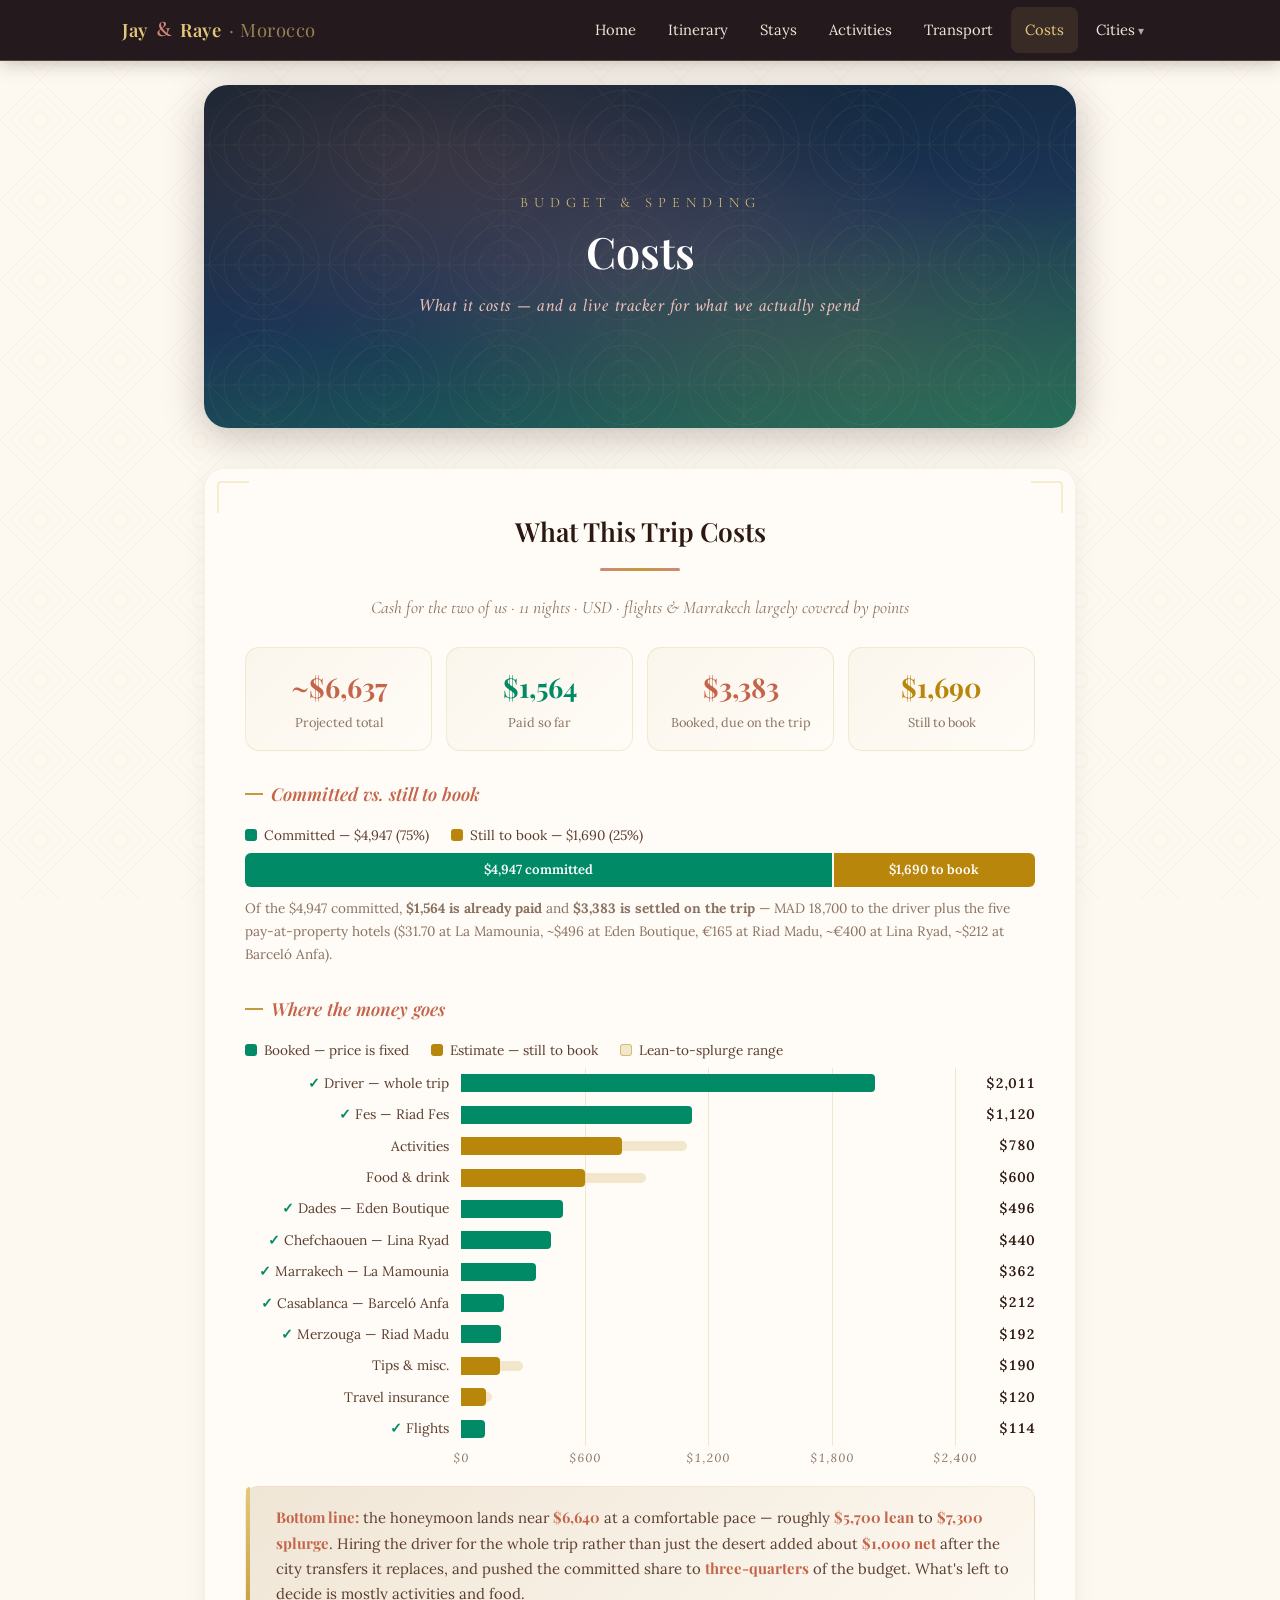
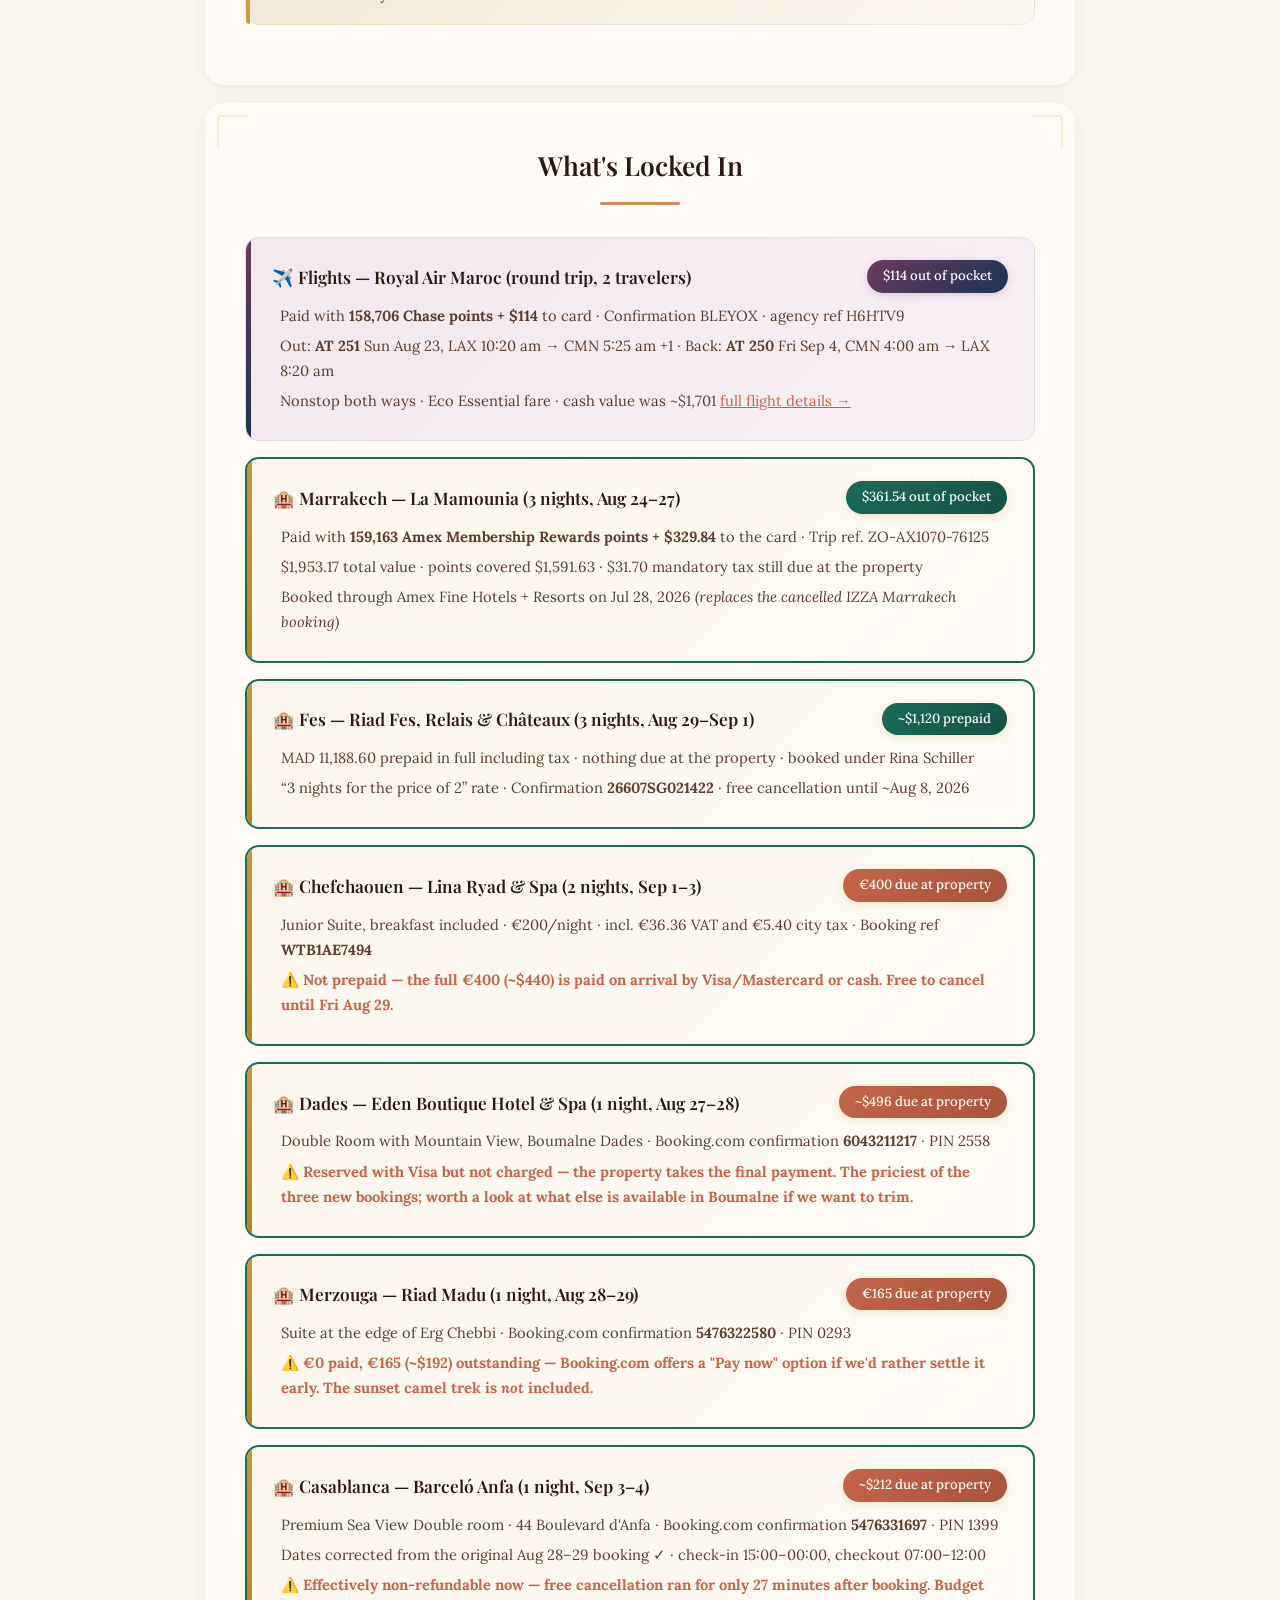
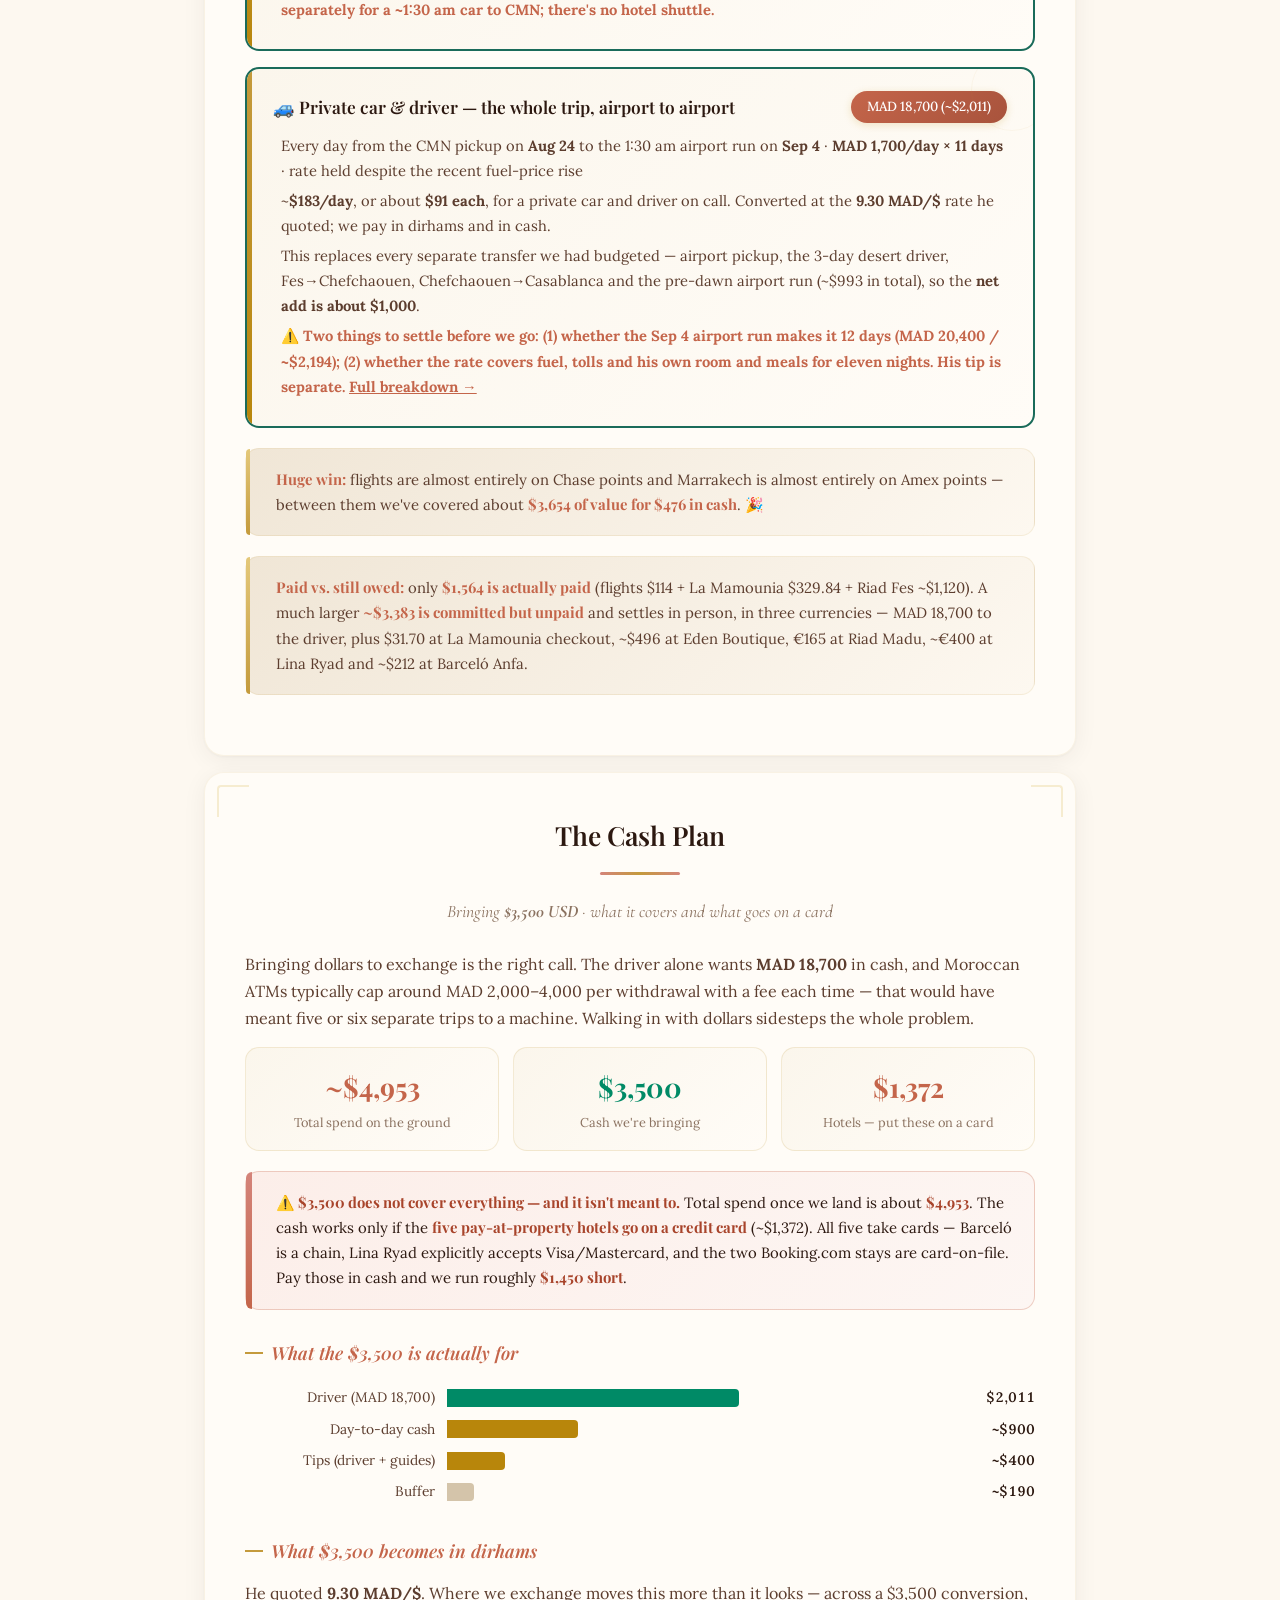
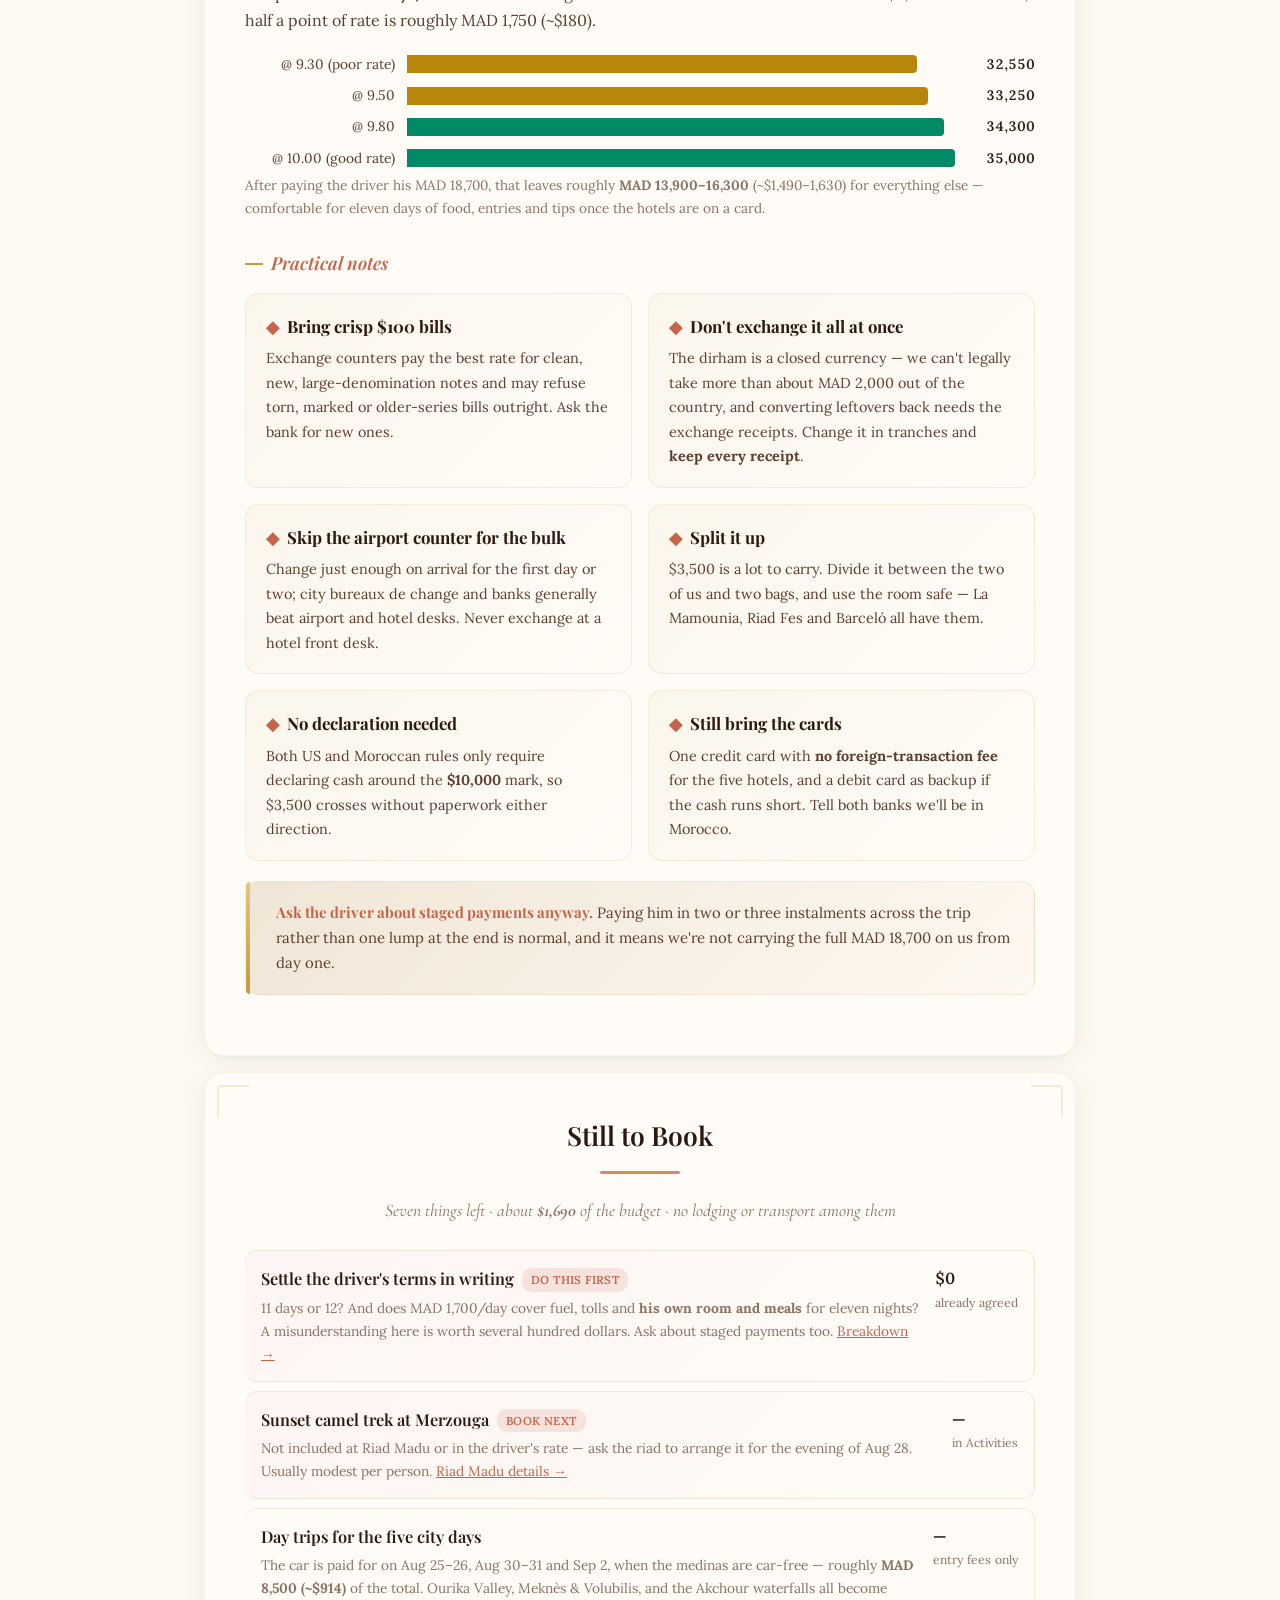
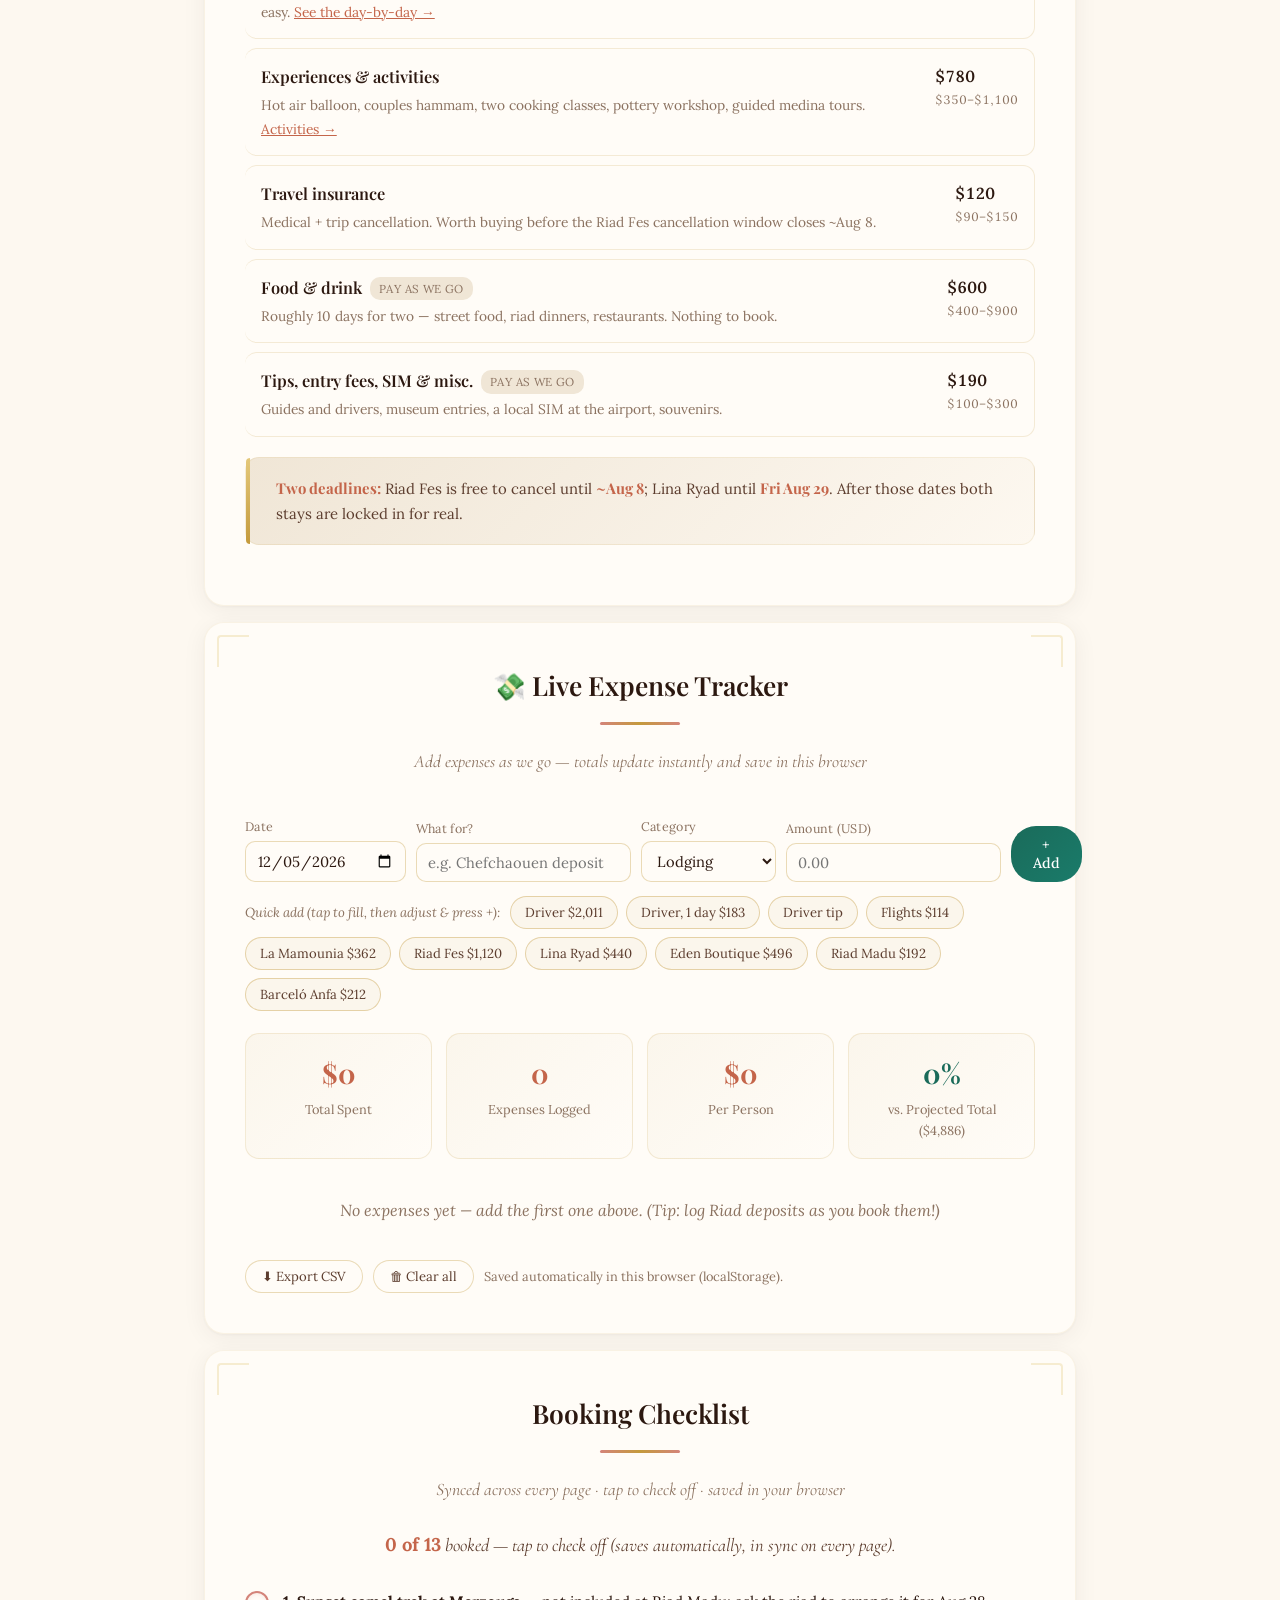
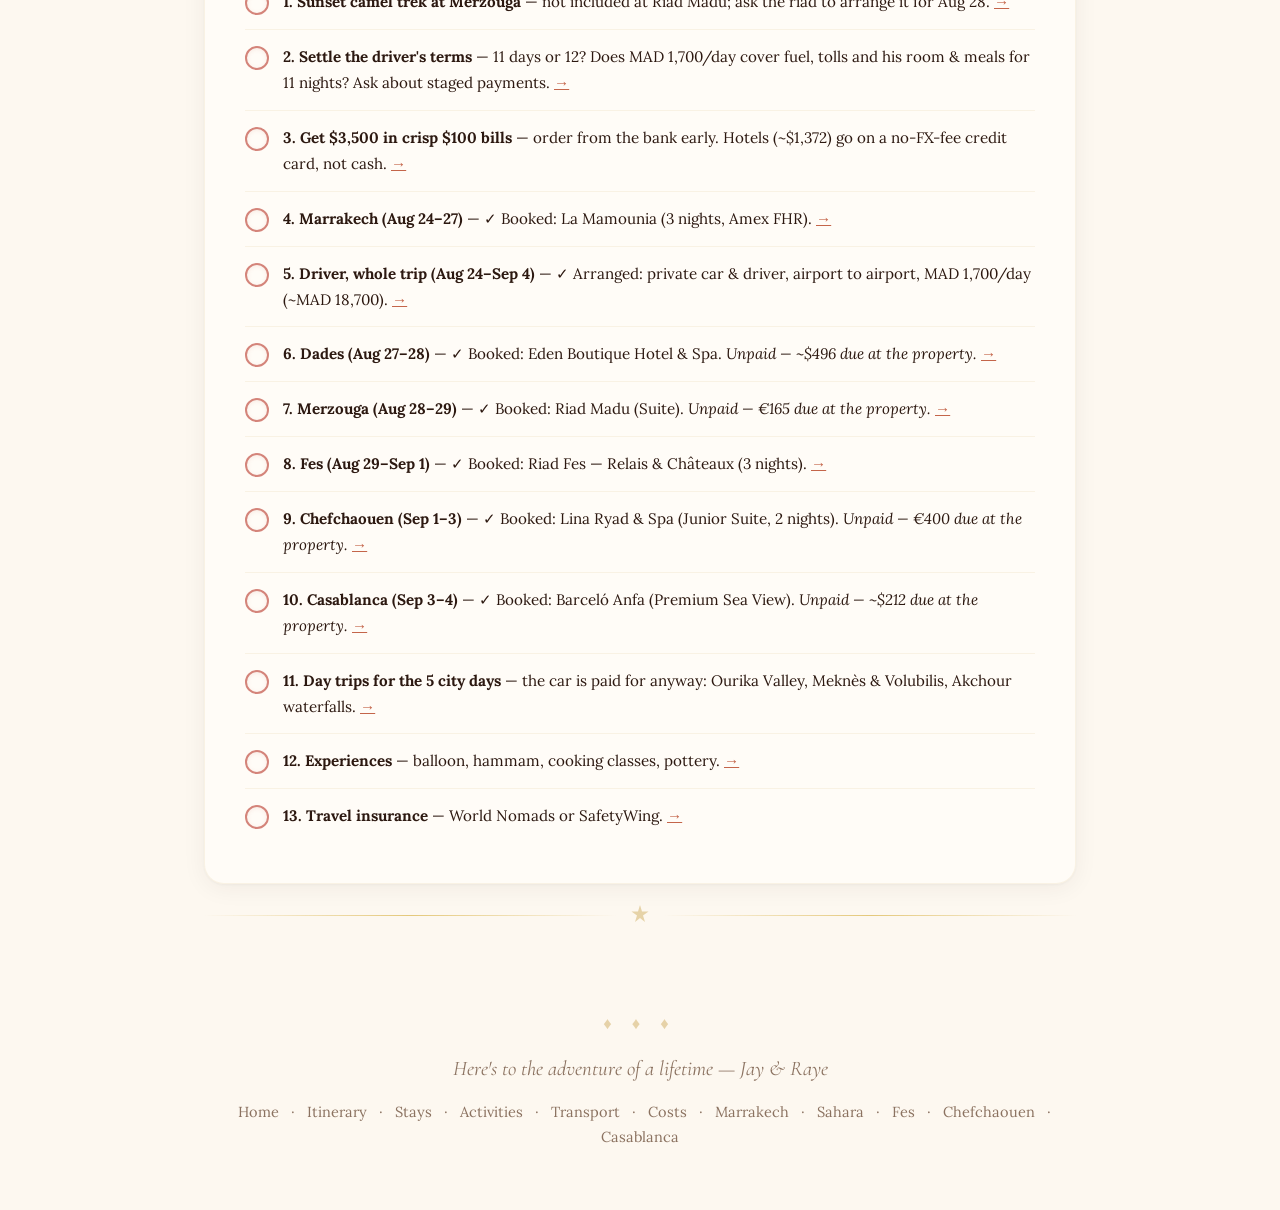
<file: costs.html>
<!DOCTYPE html>
<html lang="en">
<head>
<meta charset="UTF-8">
<meta name="viewport" content="width=device-width, initial-scale=1.0">
<title>Costs & Budget — Jay & Raye's Morocco Honeymoon</title>
<link href="https://fonts.googleapis.com/css2?family=Playfair+Display:ital,wght@0,400;0,600;0,700;1,400;1,600&family=Lora:ital,wght@0,400;0,500;1,400&family=Cormorant+Garamond:ital,wght@0,300;0,400;0,600;1,300;1,400;1,600&family=Amiri:ital,wght@0,400;0,700;1,400&display=swap" rel="stylesheet">
<link rel="stylesheet" href="styles.css">
<style>
  /* Expense tracker */
  .tracker-form { display: grid; grid-template-columns: 1.2fr 1.4fr 1fr 0.9fr auto; gap: 10px; align-items: end; margin-top: 8px; }
  .tracker-form .fld { display: flex; flex-direction: column; gap: 4px; }
  .tracker-form label { font-size: 0.78em; color: var(--text-light); font-family: 'Lora', serif; letter-spacing: 0.3px; }
  .tracker-form input, .tracker-form select {
    font-family: 'Lora', serif; font-size: 0.92em; padding: 9px 11px;
    border: 1px solid rgba(196,154,60,0.35); border-radius: 10px; background: var(--warm-white); color: var(--text-dark);
  }
  .tracker-form input:focus, .tracker-form select:focus { outline: none; border-color: var(--terracotta); box-shadow: 0 0 0 3px rgba(196,101,74,0.12); }
  .add-btn { background: linear-gradient(135deg, var(--teal), #1A7B6A); color: white; border: none; cursor: pointer; padding: 10px 22px; border-radius: 25px; font-family: 'Lora', serif; font-weight: 500; font-size: 0.9em; transition: all 0.2s ease; }
  .add-btn:hover { transform: translateY(-2px); box-shadow: 0 6px 16px rgba(26,107,90,0.25); }
  .exp-table { width: 100%; border-collapse: collapse; margin-top: 18px; font-size: 0.92em; }
  .exp-table th, .exp-table td { padding: 10px 12px; text-align: left; border-bottom: 1px solid rgba(196,154,60,0.15); }
  .exp-table th { font-family: 'Playfair Display', serif; font-size: 0.9em; color: var(--text-dark); }
  .exp-table td.num, .exp-table th.num { text-align: right; font-variant-numeric: tabular-nums; white-space: nowrap; }
  .exp-table .cat-pill { font-size: 0.78em; padding: 2px 10px; border-radius: 12px; background: var(--sand); color: var(--text-medium); }
  .del-x { cursor: pointer; color: var(--terracotta); border: none; background: none; font-size: 1.1em; line-height: 1; padding: 2px 6px; border-radius: 6px; }
  .del-x:hover { background: rgba(196,101,74,0.1); }
  .tracker-summary { display: grid; grid-template-columns: repeat(auto-fit, minmax(160px,1fr)); gap: 14px; margin: 22px 0 6px; }
  .ts-card { background: linear-gradient(135deg, var(--gold-pale), var(--warm-white)); border: 1px solid rgba(196,154,60,0.18); border-radius: 14px; padding: 16px 18px; text-align: center; }
  .ts-card .ts-num { font-family: 'Playfair Display', serif; font-size: 1.7em; font-weight: 700; color: var(--terracotta); }
  .ts-card .ts-lbl { font-size: 0.8em; color: var(--text-light); margin-top: 2px; }
  .cat-breakdown { margin-top: 16px; font-size: 0.9em; }
  .cat-bar-row { display: grid; grid-template-columns: 130px 1fr 70px; align-items: center; gap: 10px; margin: 7px 0; }
  .cat-bar-track { background: var(--sand); border-radius: 8px; height: 14px; overflow: hidden; }
  .cat-bar-fill { height: 100%; background: linear-gradient(90deg, var(--gold), var(--terracotta)); border-radius: 8px; }
  .tracker-tools { margin-top: 14px; display: flex; gap: 10px; flex-wrap: wrap; }
  .tool-btn { font-family: 'Lora', serif; font-size: 0.82em; padding: 7px 16px; border-radius: 20px; border: 1px solid rgba(196,154,60,0.35); background: var(--warm-white); color: var(--text-medium); cursor: pointer; }
  .tool-btn:hover { background: var(--gold-pale); }
  .empty-note { text-align: center; color: var(--text-light); font-style: italic; padding: 22px; }
  @media (max-width: 720px) { .tracker-form { grid-template-columns: 1fr 1fr; } .tracker-form .add-wrap { grid-column: 1 / -1; } .add-btn { width: 100%; } }

  /* ══ Cost chart ══
     Palette validated with the dataviz validator against this page's surface
     (#FFFCF7): booked #008A66 vs to-book #B8860B — passes lightness band,
     chroma floor, CVD separation (ΔE 9.3), normal-vision floor (19.1) and
     3:1 contrast. Every bar is also direct-labelled, so identity is never
     carried by colour alone. */
  .viz { --c-booked:#008A66; --c-tobook:#B8860B; --c-range:rgba(184,134,11,0.18); }

  .split-bar { display:flex; height:34px; border-radius:6px; overflow:hidden; margin:6px 0 10px; background:var(--sand); }
  .split-seg { display:flex; align-items:center; justify-content:center; font-size:0.82em; font-weight:600; color:#fff; white-space:nowrap; overflow:hidden; min-width:0; padding:0 6px; }
  .split-seg.committed { background:var(--c-booked); border-right:2px solid var(--warm-white); }
  .split-seg.remaining { background:var(--c-tobook); }
  .split-key { display:flex; gap:22px; flex-wrap:wrap; font-size:0.85em; color:var(--text-medium); margin-bottom:4px; }
  .split-key span.k { display:inline-flex; align-items:center; gap:7px; }
  .swatch { width:12px; height:12px; border-radius:3px; flex-shrink:0; }
  .swatch.booked { background:var(--c-booked); }
  .swatch.tobook { background:var(--c-tobook); }
  .swatch.range  { background:var(--c-range); border:1px solid rgba(184,134,11,0.45); }

  /* Label/value gutters are shared by the rows, the gridlines and the axis via
     these two vars, so the three can never drift out of alignment. */
  .chart { margin-top:6px; position:relative; --lab:204px; --val:68px; --gap:12px; }
  .cbar-row { display:grid; grid-template-columns:var(--lab) 1fr var(--val); align-items:center; gap:var(--gap); padding:4px 0; position:relative; }
  .cbar-row:hover .cbar-fill { filter:brightness(1.08); }
  .cbar-label { font-size:0.86em; color:var(--text-medium); text-align:right; line-height:1.25; }
  .cbar-label .tick { color:var(--c-booked); font-weight:700; }
  .cbar-track { position:relative; height:18px; }
  .cbar-range { position:absolute; top:4px; height:10px; background:var(--c-range); border-radius:5px; }
  .cbar-fill { position:absolute; left:0; top:0; height:18px; border-radius:0 4px 4px 0; }
  .cbar-fill.booked { background:var(--c-booked); }
  .cbar-fill.tobook { background:var(--c-tobook); }
  .cbar-val { font-size:0.86em; text-align:right; color:var(--text-dark); font-variant-numeric:tabular-nums; font-weight:600; }
  .chart-grid { position:absolute; left:calc(var(--lab) + var(--gap)); right:calc(var(--val) + var(--gap)); top:0; bottom:20px; pointer-events:none; }
  .chart-grid i { position:absolute; top:0; bottom:0; width:1px; background:rgba(196,154,60,0.22); }
  .chart-axis { position:relative; height:18px; margin-top:4px;
                margin-left:calc(var(--lab) + var(--gap)); margin-right:calc(var(--val) + var(--gap)); }
  .chart-axis i { position:absolute; top:0; transform:translateX(-50%); font-size:0.74em; color:var(--text-light); font-variant-numeric:tabular-nums; }
  .cbar-row[data-tip]:hover::after {
    content:attr(data-tip); position:absolute; left:200px; bottom:100%; z-index:5;
    background:var(--midnight); color:#fff; font-size:0.78em; line-height:1.45;
    padding:7px 11px; border-radius:8px; white-space:pre-line; max-width:290px;
    box-shadow:0 4px 16px rgba(28,16,20,0.28); pointer-events:none;
  }

  .todo-item { display:grid; grid-template-columns:1fr auto; gap:10px 16px; align-items:start;
    padding:14px 16px; margin:9px 0; border-radius:12px; background:var(--warm-white);
    border:1px solid rgba(196,154,60,0.18); border-left:4px solid var(--c-tobook); }
  .todo-item.urgent { border-left-color:var(--terracotta); background:linear-gradient(135deg,#FDF5F3,var(--warm-white)); }
  .todo-item.onTrip { border-left-color:var(--sand-dark); }
  .todo-name { font-family:'Playfair Display',serif; font-weight:600; color:var(--text-dark); font-size:1.02em; }
  .todo-note { font-size:0.86em; color:var(--text-light); margin-top:3px; }
  .todo-cost { font-variant-numeric:tabular-nums; font-weight:600; color:var(--text-dark); white-space:nowrap; }
  .todo-cost .rng { display:block; font-size:0.76em; color:var(--text-light); font-weight:400; }
  .todo-tag { display:inline-block; font-size:0.72em; letter-spacing:0.4px; text-transform:uppercase;
    padding:2px 9px; border-radius:10px; margin-left:8px; vertical-align:1px; }
  .todo-tag.next { background:rgba(196,101,74,0.14); color:var(--terracotta); font-weight:600; }
  .todo-tag.trip { background:var(--sand); color:var(--text-light); }

  @media (max-width:640px) {
    .chart { --lab:112px; --val:58px; --gap:8px; }
    .split-seg { font-size:0.72em; }
    .split-key { gap:12px; font-size:0.8em; }
    .cbar-label { font-size:0.78em; }
    .cbar-row[data-tip]:hover::after { left:0; max-width:220px; }
  }
</style>
</head>
<body>

<nav class="navbar">
  <div class="nav-inner">
    <a href="index.html" class="nav-logo">Jay <span class="amp">&</span> Raye <span style="opacity:.6;font-weight:400;">· Morocco</span></a>
    <input class="nav-toggle" type="checkbox" id="nav-toggle" aria-label="Toggle navigation menu">
    <label class="nav-burger" for="nav-toggle" aria-hidden="true"><span></span><span></span><span></span></label>
    <ul class="nav-links">
      <li><a href="index.html">Home</a></li>
      <li><a href="itinerary.html">Itinerary</a></li>
      <li><a href="accommodations.html">Stays</a></li>
      <li><a href="activities.html">Activities</a></li>
      <li><a href="transport.html">Transport</a></li>
      <li><a href="costs.html" class="active">Costs</a></li>
      <li class="dropdown"><a href="#" aria-haspopup="true">Cities</a>
        <ul class="dropdown-menu">
          <li><a href="marrakech.html"><span class="menu-num">1</span>Marrakech</a></li>
          <li><a href="sahara.html"><span class="menu-num">2</span>Sahara Desert</a></li>
          <li><a href="fes.html"><span class="menu-num">3</span>Fes</a></li>
          <li><a href="chefchaouen.html"><span class="menu-num">4</span>Chefchaouen</a></li>
          <li><a href="casablanca.html"><span class="menu-num">5</span>Casablanca</a></li>
        </ul>
      </li>
    </ul>
  </div>
</nav>

<div class="container">

<div class="hero city-hero theme-ocean">
  <div class="hero-pattern"></div><div class="hero-glow"></div>
  <div class="hero-content">
    <div class="hero-eyebrow">Budget & Spending</div>
    <h1>Costs</h1>
    <div class="hero-sub">What it costs — and a live tracker for what we actually spend</div>
  </div>
</div>

<!-- COST OVERVIEW + CHART -->
<div class="section viz">
  <h2>What This Trip Costs</h2>
  <p class="section-subtitle">Cash for the two of us &middot; 11 nights &middot; USD &middot; flights &amp; Marrakech largely covered by points</p>

  <div class="tracker-summary" style="margin-top:4px;">
    <div class="ts-card"><div class="ts-num">~$6,637</div><div class="ts-lbl">Projected total</div></div>
    <div class="ts-card"><div class="ts-num" style="color:#008A66;">$1,564</div><div class="ts-lbl">Paid so far</div></div>
    <div class="ts-card"><div class="ts-num" style="color:var(--terracotta);">$3,383</div><div class="ts-lbl">Booked, due on the trip</div></div>
    <div class="ts-card"><div class="ts-num" style="color:#B8860B;">$1,690</div><div class="ts-lbl">Still to book</div></div>
  </div>

  <h3>Committed vs. still to book</h3>
  <div class="split-key">
    <span class="k"><span class="swatch booked"></span> Committed &mdash; $4,947 (75%)</span>
    <span class="k"><span class="swatch tobook"></span> Still to book &mdash; $1,690 (25%)</span>
  </div>
  <div class="split-bar" role="img" aria-label="Of a projected $6,637 total, $4,947 is committed and $1,690 is still to book.">
    <div class="split-seg committed" style="width:74.5%;">$4,947 committed</div>
    <div class="split-seg remaining" style="width:25.5%;">$1,690 to book</div>
  </div>
  <p style="font-size:0.85em;color:var(--text-light);margin-top:2px;">Of the $4,947 committed, <strong>$1,564 is already paid</strong> and <strong>$3,383 is settled on the trip</strong> &mdash; MAD 18,700 to the driver plus the five pay-at-property hotels ($31.70 at La Mamounia, ~$496 at Eden Boutique, &euro;165 at Riad Madu, ~&euro;400 at Lina Ryad, ~$212 at Barcel&oacute; Anfa).</p>

  <h3>Where the money goes</h3>
  <div class="split-key">
    <span class="k"><span class="swatch booked"></span> Booked &mdash; price is fixed</span>
    <span class="k"><span class="swatch tobook"></span> Estimate &mdash; still to book</span>
    <span class="k"><span class="swatch range"></span> Lean-to-splurge range</span>
  </div>

  <div class="chart">
    <div class="chart-grid"><i style="left:25%"></i><i style="left:50%"></i><i style="left:75%"></i><i style="left:100%"></i></div>

    <div class="cbar-row" data-tip="Private car + driver, whole trip, airport to airport.&#10;MAD 1,700/day × 11 days = MAD 18,700. Agreed.&#10;Paid in dirhams, so the $ moves with the rate.">
      <span class="cbar-label"><span class="tick">✓</span> Driver &mdash; whole trip</span>
      <span class="cbar-track"><span class="cbar-fill booked" style="width:83.8%"></span></span>
      <span class="cbar-val">$2,011</span>
    </div>
    <div class="cbar-row" data-tip="Riad Fes — Relais & Châteaux&#10;3 nights, prepaid in full. Fixed.">
      <span class="cbar-label"><span class="tick">✓</span> Fes &mdash; Riad Fes</span>
      <span class="cbar-track"><span class="cbar-fill booked" style="width:46.7%"></span></span>
      <span class="cbar-val">$1,120</span>
    </div>
    <div class="cbar-row" data-tip="Balloon, hammam, cooking classes, pottery, guides,&#10;camel trek, and any day trips with the driver.&#10;Lean $350 · Likely $780 · Splurge $1,100">
      <span class="cbar-label">Activities</span>
      <span class="cbar-track"><span class="cbar-range" style="left:14.6%;width:31.2%"></span><span class="cbar-fill tobook" style="width:32.5%"></span></span>
      <span class="cbar-val">$780</span>
    </div>
    <div class="cbar-row" data-tip="~11 days for two.&#10;Lean $400 · Likely $600 · Splurge $900">
      <span class="cbar-label">Food &amp; drink</span>
      <span class="cbar-track"><span class="cbar-range" style="left:16.7%;width:20.8%"></span><span class="cbar-fill tobook" style="width:25.0%"></span></span>
      <span class="cbar-val">$600</span>
    </div>
    <div class="cbar-row" data-tip="Eden Boutique Hotel &amp; Spa, Boumalne Dades&#10;1 night, Aug 27–28 — due at the property. Fixed.">
      <span class="cbar-label"><span class="tick">✓</span> Dades &mdash; Eden Boutique</span>
      <span class="cbar-track"><span class="cbar-fill booked" style="width:20.7%"></span></span>
      <span class="cbar-val">$496</span>
    </div>
    <div class="cbar-row" data-tip="Lina Ryad & Spa, Chefchaouen&#10;2 nights, €400 — due at the property. Fixed.">
      <span class="cbar-label"><span class="tick">✓</span> Chefchaouen &mdash; Lina Ryad</span>
      <span class="cbar-track"><span class="cbar-fill booked" style="width:18.3%"></span></span>
      <span class="cbar-val">$440</span>
    </div>
    <div class="cbar-row" data-tip="La Mamounia, Marrakech&#10;3 nights. $1,953 total, less $1,591.63 in Amex points. Fixed.">
      <span class="cbar-label"><span class="tick">✓</span> Marrakech &mdash; La Mamounia</span>
      <span class="cbar-track"><span class="cbar-fill booked" style="width:15.1%"></span></span>
      <span class="cbar-val">$362</span>
    </div>
    <div class="cbar-row" data-tip="Barceló Anfa Casablanca&#10;1 night, Sep 3–4 — due at the property. Fixed.">
      <span class="cbar-label"><span class="tick">✓</span> Casablanca &mdash; Barcel&oacute; Anfa</span>
      <span class="cbar-track"><span class="cbar-fill booked" style="width:8.8%"></span></span>
      <span class="cbar-val">$212</span>
    </div>
    <div class="cbar-row" data-tip="Riad Madu, Merzouga&#10;1 night, Aug 28–29, €165 — due at the property. Fixed.">
      <span class="cbar-label"><span class="tick">✓</span> Merzouga &mdash; Riad Madu</span>
      <span class="cbar-track"><span class="cbar-fill booked" style="width:8.0%"></span></span>
      <span class="cbar-val">$192</span>
    </div>
    <div class="cbar-row" data-tip="Guides, museum entries, SIM card, souvenirs,&#10;and the driver's tip.&#10;Lean $100 · Likely $190 · Splurge $300">
      <span class="cbar-label">Tips &amp; misc.</span>
      <span class="cbar-track"><span class="cbar-range" style="left:4.2%;width:8.3%"></span><span class="cbar-fill tobook" style="width:7.9%"></span></span>
      <span class="cbar-val">$190</span>
    </div>
    <div class="cbar-row" data-tip="Medical + trip cancellation.&#10;Lean $90 · Likely $120 · Splurge $150">
      <span class="cbar-label">Travel insurance</span>
      <span class="cbar-track"><span class="cbar-range" style="left:3.75%;width:2.5%"></span><span class="cbar-fill tobook" style="width:5.0%"></span></span>
      <span class="cbar-val">$120</span>
    </div>
    <div class="cbar-row" data-tip="LAX ⇄ Casablanca nonstop, both of us.&#10;158,706 Chase points + $114 cash. Fixed.">
      <span class="cbar-label"><span class="tick">✓</span> Flights</span>
      <span class="cbar-track"><span class="cbar-fill booked" style="width:4.8%"></span></span>
      <span class="cbar-val">$114</span>
    </div>

    <div class="chart-axis"><i style="left:0">$0</i><i style="left:25%">$600</i><i style="left:50%">$1,200</i><i style="left:75%">$1,800</i><i style="left:100%">$2,400</i></div>
  </div>

  <div class="tip" style="margin-top:20px;"><strong>Bottom line:</strong> the honeymoon lands near <strong>$6,640</strong> at a comfortable pace &mdash; roughly <strong>$5,700 lean</strong> to <strong>$7,300 splurge</strong>. Hiring the driver for the whole trip rather than just the desert added about <strong>$1,000 net</strong> after the city transfers it replaces, and pushed the committed share to <strong>three-quarters</strong> of the budget. What's left to decide is mostly activities and food.</div>
</div>

<!-- WHAT'S BOOKED -->
<div class="section">
  <h2>What's Locked In</h2>
  <div class="booking-card flight">
    <div class="card-header"><span class="card-title">✈️ Flights — Royal Air Maroc (round trip, 2 travelers)</span><span class="card-price flight-price">$114 out of pocket</span></div>
    <div class="card-details">
      <span>Paid with <strong>158,706 Chase points + $114</strong> to card · Confirmation BLEYOX · agency ref H6HTV9</span>
      <span>Out: <strong>AT 251</strong> Sun Aug 23, LAX 10:20 am → CMN 5:25 am +1 · Back: <strong>AT 250</strong> Fri Sep 4, CMN 4:00 am → LAX 8:20 am</span>
      <span>Nonstop both ways · Eco Essential fare · cash value was ~$1,701 <a href="index.html#flights">full flight details →</a></span>
    </div>
  </div>
  <div class="booking-card" style="border:2px solid var(--teal);">
    <div class="card-header"><span class="card-title">🏨 Marrakech — La Mamounia (3 nights, Aug 24–27)</span><span class="card-price" style="background:linear-gradient(135deg,#1A6B5A,#155244);">$361.54 out of pocket</span></div>
    <div class="card-details">
      <span>Paid with <strong>159,163 Amex Membership Rewards points + $329.84</strong> to the card · Trip ref. ZO-AX1070-76125</span>
      <span>$1,953.17 total value · points covered $1,591.63 · $31.70 mandatory tax still due at the property</span>
      <span>Booked through Amex Fine Hotels + Resorts on Jul 28, 2026 <em>(replaces the cancelled IZZA Marrakech booking)</em></span>
    </div>
  </div>
  <div class="booking-card" style="border:2px solid var(--teal);">
    <div class="card-header"><span class="card-title">🏨 Fes — Riad Fes, Relais &amp; Châteaux (3 nights, Aug 29–Sep 1)</span><span class="card-price" style="background:linear-gradient(135deg,#1A6B5A,#155244);">~$1,120 prepaid</span></div>
    <div class="card-details">
      <span>MAD 11,188.60 prepaid in full including tax · nothing due at the property · booked under Rina Schiller</span>
      <span>&ldquo;3 nights for the price of 2&rdquo; rate · Confirmation <strong>26607SG021422</strong> · free cancellation until ~Aug 8, 2026</span>
    </div>
  </div>
  <div class="booking-card" style="border:2px solid var(--teal);">
    <div class="card-header"><span class="card-title">🏨 Chefchaouen — Lina Ryad &amp; Spa (2 nights, Sep 1–3)</span><span class="card-price" style="background:linear-gradient(135deg,#C4654A,#A8533C);">&euro;400 due at property</span></div>
    <div class="card-details">
      <span>Junior Suite, breakfast included · &euro;200/night · incl. &euro;36.36 VAT and &euro;5.40 city tax · Booking ref <strong>WTB1AE7494</strong></span>
      <span style="color: var(--terracotta); font-weight: 700;">⚠️ Not prepaid — the full &euro;400 (~$440) is paid on arrival by Visa/Mastercard or cash. Free to cancel until Fri Aug 29.</span>
    </div>
  </div>
  <div class="booking-card" style="border:2px solid var(--teal);">
    <div class="card-header"><span class="card-title">🏨 Dades — Eden Boutique Hotel &amp; Spa (1 night, Aug 27–28)</span><span class="card-price" style="background:linear-gradient(135deg,#C4654A,#A8533C);">~$496 due at property</span></div>
    <div class="card-details">
      <span>Double Room with Mountain View, Boumalne Dades · Booking.com confirmation <strong>6043211217</strong> · PIN 2558</span>
      <span style="color: var(--terracotta); font-weight: 700;">⚠️ Reserved with Visa but not charged — the property takes the final payment. The priciest of the three new bookings; worth a look at what else is available in Boumalne if we want to trim.</span>
    </div>
  </div>
  <div class="booking-card" style="border:2px solid var(--teal);">
    <div class="card-header"><span class="card-title">🏨 Merzouga — Riad Madu (1 night, Aug 28–29)</span><span class="card-price" style="background:linear-gradient(135deg,#C4654A,#A8533C);">&euro;165 due at property</span></div>
    <div class="card-details">
      <span>Suite at the edge of Erg Chebbi · Booking.com confirmation <strong>5476322580</strong> · PIN 0293</span>
      <span style="color: var(--terracotta); font-weight: 700;">⚠️ &euro;0 paid, &euro;165 (~$192) outstanding — Booking.com offers a "Pay now" option if we'd rather settle it early. The sunset camel trek is <em>not</em> included.</span>
    </div>
  </div>
  <div class="booking-card" style="border:2px solid var(--teal);">
    <div class="card-header"><span class="card-title">🏨 Casablanca — Barcel&oacute; Anfa (1 night, Sep 3–4)</span><span class="card-price" style="background:linear-gradient(135deg,#C4654A,#A8533C);">~$212 due at property</span></div>
    <div class="card-details">
      <span>Premium Sea View Double room · 44 Boulevard d'Anfa · Booking.com confirmation <strong>5476331697</strong> · PIN 1399</span>
      <span>Dates corrected from the original Aug 28&ndash;29 booking ✓ · check-in 15:00&ndash;00:00, checkout 07:00&ndash;12:00</span>
      <span style="color: var(--terracotta); font-weight: 700;">⚠️ Effectively non-refundable now &mdash; free cancellation ran for only 27 minutes after booking. Budget separately for a ~1:30 am car to CMN; there's no hotel shuttle.</span>
    </div>
  </div>
  <div class="booking-card" style="border:2px solid var(--teal);">
    <div class="card-header"><span class="card-title">🚙 Private car &amp; driver — the whole trip, airport to airport</span><span class="card-price" style="background:linear-gradient(135deg,#C4654A,#A8533C);">MAD 18,700 (~$2,011)</span></div>
    <div class="card-details">
      <span>Every day from the CMN pickup on <strong>Aug 24</strong> to the 1:30 am airport run on <strong>Sep 4</strong> · <strong>MAD 1,700/day &times; 11 days</strong> · rate held despite the recent fuel-price rise</span>
      <span>~<strong>$183/day</strong>, or about <strong>$91 each</strong>, for a private car and driver on call. Converted at the <strong>9.30 MAD/$</strong> rate he quoted; we pay in dirhams and in cash.</span>
      <span>This replaces every separate transfer we had budgeted &mdash; airport pickup, the 3-day desert driver, Fes&rarr;Chefchaouen, Chefchaouen&rarr;Casablanca and the pre-dawn airport run (~$993 in total), so the <strong>net add is about $1,000</strong>.</span>
      <span style="color: var(--terracotta); font-weight: 700;">⚠️ Two things to settle before we go: <strong>(1)</strong> whether the Sep 4 airport run makes it 12 days (MAD 20,400 / ~$2,194); <strong>(2)</strong> whether the rate covers fuel, tolls and <strong>his own room and meals for eleven nights</strong>. His tip is separate. <a href="transport.html#cost">Full breakdown &rarr;</a></span>
    </div>
  </div>
  <div class="tip"><strong>Huge win:</strong> flights are almost entirely on Chase points and Marrakech is almost entirely on Amex points — between them we've covered about <strong>$3,654 of value for $476 in cash</strong>. 🎉</div>
  <div class="tip"><strong>Paid vs. still owed:</strong> only <strong>$1,564 is actually paid</strong> (flights $114 + La Mamounia $329.84 + Riad Fes ~$1,120). A much larger <strong>~$3,383 is committed but unpaid</strong> and settles in person, in three currencies &mdash; MAD 18,700 to the driver, plus $31.70 at La Mamounia checkout, ~$496 at Eden Boutique, &euro;165 at Riad Madu, ~&euro;400 at Lina Ryad and ~$212 at Barcel&oacute; Anfa.</div>
</div>

<!-- CASH PLAN -->
<div class="section viz" id="cash">
  <h2>The Cash Plan</h2>
  <p class="section-subtitle">Bringing <strong>$3,500 USD</strong> &middot; what it covers and what goes on a card</p>

  <p class="body">Bringing dollars to exchange is the right call. The driver alone wants <strong>MAD 18,700</strong> in cash, and Moroccan ATMs typically cap around MAD 2,000&ndash;4,000 per withdrawal with a fee each time &mdash; that would have meant five or six separate trips to a machine. Walking in with dollars sidesteps the whole problem.</p>

  <div class="tracker-summary" style="margin-top:4px;">
    <div class="ts-card"><div class="ts-num">~$4,953</div><div class="ts-lbl">Total spend on the ground</div></div>
    <div class="ts-card"><div class="ts-num" style="color:#008A66;">$3,500</div><div class="ts-lbl">Cash we're bringing</div></div>
    <div class="ts-card"><div class="ts-num" style="color:var(--terracotta);">$1,372</div><div class="ts-lbl">Hotels &mdash; put these on a card</div></div>
  </div>

  <div class="tip alert"><strong>⚠️ $3,500 does not cover everything &mdash; and it isn't meant to.</strong> Total spend once we land is about <strong>$4,953</strong>. The cash works only if the <strong>five pay-at-property hotels go on a credit card</strong> (~$1,372). All five take cards &mdash; Barcel&oacute; is a chain, Lina Ryad explicitly accepts Visa/Mastercard, and the two Booking.com stays are card-on-file. Pay those in cash and we run roughly <strong>$1,450 short</strong>.</div>

  <h3>What the $3,500 is actually for</h3>
  <div class="chart" style="--lab:190px;">
    <div class="cbar-row" data-tip="MAD 18,700, cash, in dirhams.&#10;The single reason we're bringing dollars.">
      <span class="cbar-label">Driver (MAD 18,700)</span>
      <span class="cbar-track"><span class="cbar-fill booked" style="width:57.5%"></span></span>
      <span class="cbar-val">$2,011</span>
    </div>
    <div class="cbar-row" data-tip="Camel trek, entrance fees, souk purchases,&#10;street food, mint tea, taxis within cities.">
      <span class="cbar-label">Day-to-day cash</span>
      <span class="cbar-track"><span class="cbar-fill tobook" style="width:25.7%"></span></span>
      <span class="cbar-val">~$900</span>
    </div>
    <div class="cbar-row" data-tip="11 days with the same driver is a real tip —&#10;MAD 1,500–2,000 is a reasonable range.&#10;Plus guides, riad staff, porters.">
      <span class="cbar-label">Tips (driver + guides)</span>
      <span class="cbar-track"><span class="cbar-fill tobook" style="width:11.4%"></span></span>
      <span class="cbar-val">~$400</span>
    </div>
    <div class="cbar-row" data-tip="Slack for a rate that comes in low,&#10;or anything unplanned.">
      <span class="cbar-label">Buffer</span>
      <span class="cbar-track"><span class="cbar-fill" style="width:5.4%;background:var(--sand-dark);"></span></span>
      <span class="cbar-val">~$190</span>
    </div>
  </div>

  <h3>What $3,500 becomes in dirhams</h3>
  <p class="body">He quoted <strong>9.30 MAD/$</strong>. Where we exchange moves this more than it looks &mdash; across a $3,500 conversion, half a point of rate is roughly MAD 1,750 (~$180).</p>
  <div class="chart" style="--lab:150px;">
    <div class="cbar-row"><span class="cbar-label">@ 9.30 (poor rate)</span><span class="cbar-track"><span class="cbar-fill tobook" style="width:93.0%"></span></span><span class="cbar-val">32,550</span></div>
    <div class="cbar-row"><span class="cbar-label">@ 9.50</span><span class="cbar-track"><span class="cbar-fill tobook" style="width:95.0%"></span></span><span class="cbar-val">33,250</span></div>
    <div class="cbar-row"><span class="cbar-label">@ 9.80</span><span class="cbar-track"><span class="cbar-fill booked" style="width:98.0%"></span></span><span class="cbar-val">34,300</span></div>
    <div class="cbar-row"><span class="cbar-label">@ 10.00 (good rate)</span><span class="cbar-track"><span class="cbar-fill booked" style="width:100%"></span></span><span class="cbar-val">35,000</span></div>
  </div>
  <p style="font-size:0.85em;color:var(--text-light);">After paying the driver his MAD 18,700, that leaves roughly <strong>MAD 13,900&ndash;16,300</strong> (~$1,490&ndash;1,630) for everything else &mdash; comfortable for eleven days of food, entries and tips once the hotels are on a card.</p>

  <h3>Practical notes</h3>
  <div class="sight-grid">
    <div class="sight-card"><h4><span class="pin">◆</span> Bring crisp $100 bills</h4><p>Exchange counters pay the best rate for clean, new, large-denomination notes and may refuse torn, marked or older-series bills outright. Ask the bank for new ones.</p></div>
    <div class="sight-card"><h4><span class="pin">◆</span> Don't exchange it all at once</h4><p>The dirham is a closed currency &mdash; we can't legally take more than about MAD 2,000 out of the country, and converting leftovers back needs the exchange receipts. Change it in tranches and <strong>keep every receipt</strong>.</p></div>
    <div class="sight-card"><h4><span class="pin">◆</span> Skip the airport counter for the bulk</h4><p>Change just enough on arrival for the first day or two; city bureaux de change and banks generally beat airport and hotel desks. Never exchange at a hotel front desk.</p></div>
    <div class="sight-card"><h4><span class="pin">◆</span> Split it up</h4><p>$3,500 is a lot to carry. Divide it between the two of us and two bags, and use the room safe &mdash; La Mamounia, Riad Fes and Barcel&oacute; all have them.</p></div>
    <div class="sight-card"><h4><span class="pin">◆</span> No declaration needed</h4><p>Both US and Moroccan rules only require declaring cash around the <strong>$10,000</strong> mark, so $3,500 crosses without paperwork either direction.</p></div>
    <div class="sight-card"><h4><span class="pin">◆</span> Still bring the cards</h4><p>One credit card with <strong>no foreign-transaction fee</strong> for the five hotels, and a debit card as backup if the cash runs short. Tell both banks we'll be in Morocco.</p></div>
  </div>

  <div class="tip"><strong>Ask the driver about staged payments anyway.</strong> Paying him in two or three instalments across the trip rather than one lump at the end is normal, and it means we're not carrying the full MAD 18,700 on us from day one.</div>
</div>

<!-- STILL TO BOOK -->
<div class="section" id="tobook">
  <h2>Still to Book</h2>
  <p class="section-subtitle">Seven things left &middot; about <strong>$1,690</strong> of the budget &middot; no lodging or transport among them</p>

  <div class="todo-item urgent">
    <div><span class="todo-name">Settle the driver's terms in writing</span><span class="todo-tag next">Do this first</span>
      <div class="todo-note">11 days or 12? And does MAD 1,700/day cover fuel, tolls and <strong>his own room and meals</strong> for eleven nights? A misunderstanding here is worth several hundred dollars. Ask about staged payments too. <a href="transport.html#cost">Breakdown &rarr;</a></div></div>
    <div class="todo-cost">$0<span class="rng">already agreed</span></div>
  </div>

  <div class="todo-item urgent">
    <div><span class="todo-name">Sunset camel trek at Merzouga</span><span class="todo-tag next">Book next</span>
      <div class="todo-note">Not included at Riad Madu or in the driver's rate &mdash; ask the riad to arrange it for the evening of Aug 28. Usually modest per person. <a href="accommodations.html#sahara">Riad Madu details &rarr;</a></div></div>
    <div class="todo-cost">&mdash;<span class="rng">in Activities</span></div>
  </div>

  <div class="todo-item">
    <div><span class="todo-name">Day trips for the five city days</span>
      <div class="todo-note">The car is paid for on Aug 25&ndash;26, Aug 30&ndash;31 and Sep 2, when the medinas are car-free &mdash; roughly <strong>MAD 8,500 (~$914)</strong> of the total. Ourika Valley, Meknès &amp; Volubilis, and the Akchour waterfalls all become easy. <a href="transport.html#schedule">See the day-by-day &rarr;</a></div></div>
    <div class="todo-cost">&mdash;<span class="rng">entry fees only</span></div>
  </div>

  <div class="todo-item">
    <div><span class="todo-name">Experiences &amp; activities</span>
      <div class="todo-note">Hot air balloon, couples hammam, two cooking classes, pottery workshop, guided medina tours. <a href="activities.html">Activities &rarr;</a></div></div>
    <div class="todo-cost">$780<span class="rng">$350&ndash;$1,100</span></div>
  </div>

  <div class="todo-item">
    <div><span class="todo-name">Travel insurance</span>
      <div class="todo-note">Medical + trip cancellation. Worth buying before the Riad Fes cancellation window closes ~Aug 8.</div></div>
    <div class="todo-cost">$120<span class="rng">$90&ndash;$150</span></div>
  </div>

  <div class="todo-item onTrip">
    <div><span class="todo-name">Food &amp; drink</span><span class="todo-tag trip">Pay as we go</span>
      <div class="todo-note">Roughly 10 days for two &mdash; street food, riad dinners, restaurants. Nothing to book.</div></div>
    <div class="todo-cost">$600<span class="rng">$400&ndash;$900</span></div>
  </div>

  <div class="todo-item onTrip">
    <div><span class="todo-name">Tips, entry fees, SIM &amp; misc.</span><span class="todo-tag trip">Pay as we go</span>
      <div class="todo-note">Guides and drivers, museum entries, a local SIM at the airport, souvenirs.</div></div>
    <div class="todo-cost">$190<span class="rng">$100&ndash;$300</span></div>
  </div>

  <div class="tip"><strong>Two deadlines:</strong> Riad Fes is free to cancel until <strong>~Aug 8</strong>; Lina Ryad until <strong>Fri Aug 29</strong>. After those dates both stays are locked in for real.</div>
</div>

<!-- LIVE TRACKER -->
<div class="section">
  <h2>💸 Live Expense Tracker</h2>
  <p class="section-subtitle">Add expenses as we go — totals update instantly and save in this browser</p>

  <form class="tracker-form" id="expForm" autocomplete="off">
    <div class="fld"><label for="eDate">Date</label><input type="date" id="eDate" required></div>
    <div class="fld"><label for="eDesc">What for?</label><input type="text" id="eDesc" placeholder="e.g. Chefchaouen deposit" required></div>
    <div class="fld"><label for="eCat">Category</label>
      <select id="eCat">
        <option>Flights</option><option selected>Lodging</option><option>Desert Tour</option><option>Transport</option><option>Activities</option><option>Food & Drink</option><option>Shopping</option><option>Insurance</option><option>Other</option>
      </select>
    </div>
    <div class="fld"><label for="eAmt">Amount (USD)</label><input type="number" id="eAmt" placeholder="0.00" step="0.01" min="0" required></div>
    <div class="fld add-wrap"><label>&nbsp;</label><button type="submit" class="add-btn">+ Add</button></div>
  </form>

  <div class="presets">
    <span class="presets-label">Quick add (tap to fill, then adjust &amp; press +):</span>
    <button type="button" class="preset-chip" data-desc="Driver — whole trip, MAD 18,700 (11 days)" data-cat="Transport" data-amt="2011">Driver $2,011</button>
    <button type="button" class="preset-chip" data-desc="Driver — one day, MAD 1,700" data-cat="Transport" data-amt="183">Driver, 1 day $183</button>
    <button type="button" class="preset-chip" data-desc="Driver tip" data-cat="Transport" data-amt="">Driver tip</button>
    <button type="button" class="preset-chip" data-desc="Flights LAX⇄Casablanca (out of pocket)" data-cat="Flights" data-amt="114">Flights $114</button>
    <button type="button" class="preset-chip" data-desc="La Mamounia, Marrakech (after Amex points)" data-cat="Lodging" data-amt="361.54">La Mamounia $362</button>
    <button type="button" class="preset-chip" data-desc="Riad Fes, Relais &amp; Châteaux (prepaid)" data-cat="Lodging" data-amt="1120">Riad Fes $1,120</button>
    <button type="button" class="preset-chip" data-desc="Lina Ryad &amp; Spa, Chefchaouen (€400 at property)" data-cat="Lodging" data-amt="440">Lina Ryad $440</button>
    <button type="button" class="preset-chip" data-desc="Eden Boutique Hotel &amp; Spa, Dades (at property)" data-cat="Lodging" data-amt="496">Eden Boutique $496</button>
    <button type="button" class="preset-chip" data-desc="Riad Madu, Merzouga (€165 at property)" data-cat="Lodging" data-amt="192">Riad Madu $192</button>
    <button type="button" class="preset-chip" data-desc="Barceló Anfa, Casablanca (at property)" data-cat="Lodging" data-amt="212">Barceló Anfa $212</button>
  </div>

  <div class="tracker-summary">
    <div class="ts-card"><div class="ts-num" id="sumTotal">$0</div><div class="ts-lbl">Total Spent</div></div>
    <div class="ts-card"><div class="ts-num" id="sumCount">0</div><div class="ts-lbl">Expenses Logged</div></div>
    <div class="ts-card"><div class="ts-num" id="sumPerPerson">$0</div><div class="ts-lbl">Per Person</div></div>
    <div class="ts-card"><div class="ts-num" id="sumVsBudget">—</div><div class="ts-lbl">vs. Projected Total ($4,886)</div></div>
  </div>

  <div class="cat-breakdown" id="catBreakdown"></div>

  <table class="exp-table" id="expTable">
    <thead><tr><th>Date</th><th>Description</th><th>Category</th><th class="num">Amount</th><th></th></tr></thead>
    <tbody id="expBody"></tbody>
  </table>
  <div class="empty-note" id="emptyNote">No expenses yet — add the first one above. (Tip: log Riad deposits as you book them!)</div>

  <div class="tracker-tools">
    <button class="tool-btn" id="exportBtn">⬇ Export CSV</button>
    <button class="tool-btn" id="clearBtn">🗑 Clear all</button>
    <span style="font-size:0.8em;color:var(--text-light);align-self:center;">Saved automatically in this browser (localStorage).</span>
  </div>
</div>

<div class="section">
  <h2>Booking Checklist</h2>
  <p class="section-subtitle">Synced across every page &middot; tap to check off &middot; saved in your browser</p>
  <div class="booking-checklist-mount"></div>
</div>

<div class="moroccan-divider"><svg width="24" height="24" viewBox="0 0 24 24" fill="none" xmlns="http://www.w3.org/2000/svg"><path d="M12 2L14 8.5L20.5 8.5L15 12.5L17 19L12 15L7 19L9 12.5L3.5 8.5L10 8.5L12 2Z" fill="#C49A3C" opacity="0.4"/></svg></div>

<div class="footer">
  <span class="footer-ornament">&diams; &diams; &diams;</span>
  Here's to the adventure of a lifetime — Jay & Raye
  <div class="footer-links">
    <a href="index.html">Home</a> · <a href="itinerary.html">Itinerary</a> · <a href="accommodations.html">Stays</a> · <a href="activities.html">Activities</a> · <a href="transport.html">Transport</a> · <a href="costs.html">Costs</a> · <a href="marrakech.html">Marrakech</a> · <a href="sahara.html">Sahara</a> · <a href="fes.html">Fes</a> · <a href="chefchaouen.html">Chefchaouen</a> · <a href="casablanca.html">Casablanca</a>
  </div>
</div>

</div>

<script>
(function() {
  const KEY = 'morocco_honeymoon_expenses_v1';
  const BUDGET = 4886; // likely-column total from the planning budget below
  const fmt = n => '$' + n.toLocaleString('en-US', { maximumFractionDigits: 0 });
  const catColors = {}; // not needed; single gradient
  let expenses = [];

  try { expenses = JSON.parse(localStorage.getItem(KEY)) || []; } catch (e) { expenses = []; }

  const $ = id => document.getElementById(id);
  const body = $('expBody'), emptyNote = $('emptyNote');

  // Seed the date field with today
  $('eDate').valueAsDate = new Date();

  function save() { localStorage.setItem(KEY, JSON.stringify(expenses)); }

  function render() {
    body.innerHTML = '';
    let total = 0;
    const byCat = {};
    expenses.slice().sort((a,b) => (a.date||'').localeCompare(b.date||'')).forEach(function(e) {
      total += Number(e.amt) || 0;
      byCat[e.cat] = (byCat[e.cat] || 0) + (Number(e.amt) || 0);
      const tr = document.createElement('tr');
      tr.innerHTML = '<td>' + (e.date || '') + '</td>' +
        '<td>' + escapeHtml(e.desc) + '</td>' +
        '<td><span class="cat-pill">' + escapeHtml(e.cat) + '</span></td>' +
        '<td class="num">' + fmt(Number(e.amt) || 0) + '</td>' +
        '<td class="num"><button class="del-x" data-id="' + e.id + '" title="Delete">&times;</button></td>';
      body.appendChild(tr);
    });

    emptyNote.style.display = expenses.length ? 'none' : 'block';
    $('expTable').style.display = expenses.length ? 'table' : 'none';

    $('sumTotal').textContent = fmt(total);
    $('sumCount').textContent = expenses.length;
    $('sumPerPerson').textContent = fmt(total / 2);
    const pct = Math.round((total / BUDGET) * 100);
    $('sumVsBudget').textContent = pct + '%';
    $('sumVsBudget').style.color = pct > 100 ? '#A8533C' : '#1A6B5A';

    // category breakdown bars
    const cb = $('catBreakdown');
    const cats = Object.keys(byCat).sort((a,b) => byCat[b] - byCat[a]);
    const max = Math.max.apply(null, cats.map(c => byCat[c]).concat([1]));
    cb.innerHTML = cats.length ? '<h3 style="font-family:\'Playfair Display\',serif;color:var(--terracotta);font-style:italic;font-size:1.05em;margin:6px 0 10px;">By category</h3>' +
      cats.map(c => '<div class="cat-bar-row"><span>' + escapeHtml(c) + '</span><span class="cat-bar-track"><span class="cat-bar-fill" style="width:' + Math.round((byCat[c]/max)*100) + '%"></span></span><span class="num" style="text-align:right;">' + fmt(byCat[c]) + '</span></div>').join('') : '';

    save();
  }

  function escapeHtml(s) { return String(s).replace(/[&<>"']/g, c => ({'&':'&amp;','<':'&lt;','>':'&gt;','"':'&quot;',"'":'&#39;'}[c])); }

  $('expForm').addEventListener('submit', function(ev) {
    ev.preventDefault();
    const amt = parseFloat($('eAmt').value);
    if (!($('eDesc').value.trim()) || isNaN(amt)) return;
    expenses.push({ id: Date.now() + '' + Math.floor(Math.random()*1000), date: $('eDate').value, desc: $('eDesc').value.trim(), cat: $('eCat').value, amt: amt });
    $('eDesc').value = ''; $('eAmt').value = '';
    render();
  });

  body.addEventListener('click', function(ev) {
    const btn = ev.target.closest('.del-x');
    if (!btn) return;
    expenses = expenses.filter(e => e.id !== btn.dataset.id);
    render();
  });

  $('clearBtn').addEventListener('click', function() {
    if (expenses.length && confirm('Delete all logged expenses? This cannot be undone.')) { expenses = []; render(); }
  });

  $('exportBtn').addEventListener('click', function() {
    if (!expenses.length) { alert('No expenses to export yet.'); return; }
    const rows = [['Date','Description','Category','Amount (USD)']].concat(
      expenses.slice().sort((a,b)=>(a.date||'').localeCompare(b.date||'')).map(e => [e.date, e.desc, e.cat, e.amt]));
    const csv = rows.map(r => r.map(f => '"' + String(f).replace(/"/g,'""') + '"').join(',')).join('\n');
    const blob = new Blob([csv], { type: 'text/csv' });
    const a = document.createElement('a');
    a.href = URL.createObjectURL(blob);
    a.download = 'morocco-honeymoon-expenses.csv';
    a.click();
  });

  // Quick-add preset chips fill the form (user can tweak then submit)
  document.querySelectorAll('.preset-chip').forEach(function(ch){
    ch.addEventListener('click', function(){
      $('eDesc').value = ch.dataset.desc || '';
      if (ch.dataset.cat) $('eCat').value = ch.dataset.cat;
      $('eAmt').value = ch.dataset.amt || '';
      $('eAmt').focus();
    });
  });

  render();
})();
</script>
<script src="checklist.js"></script>
</body>
</html>
</file>
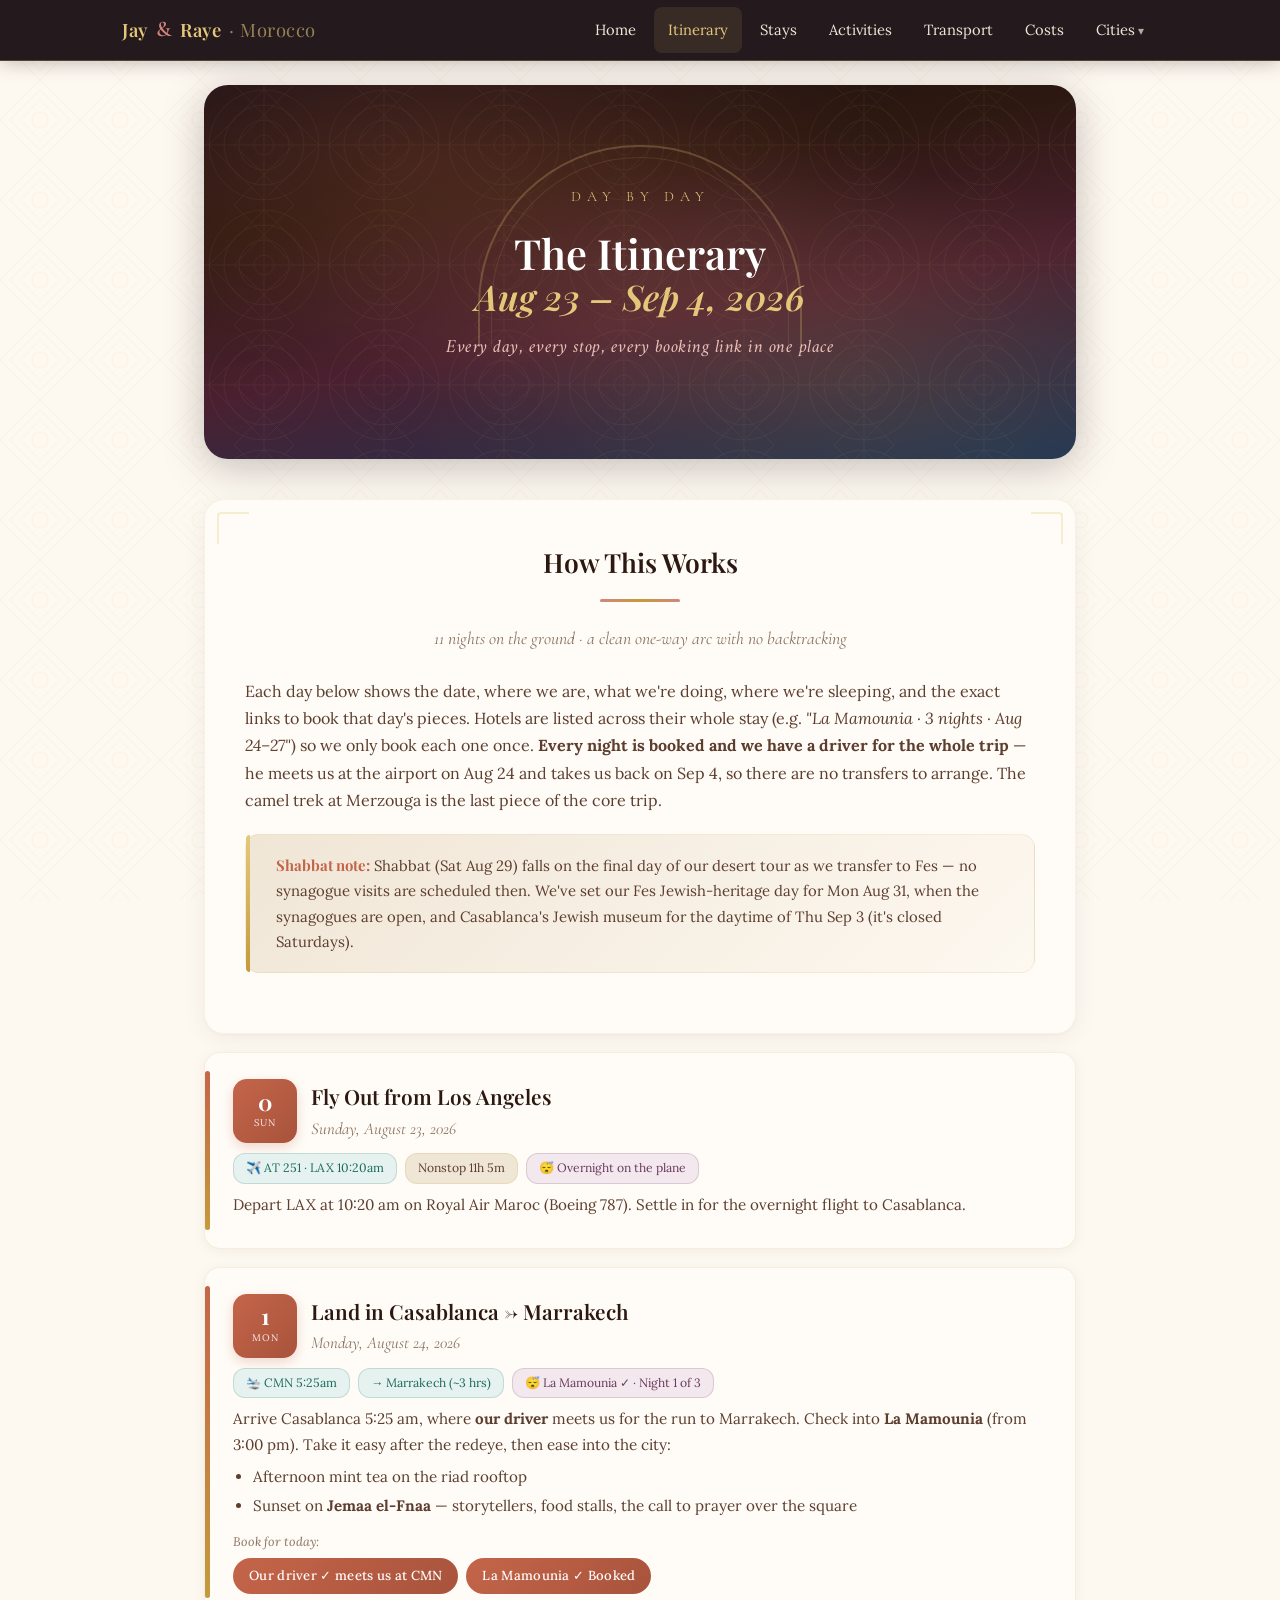
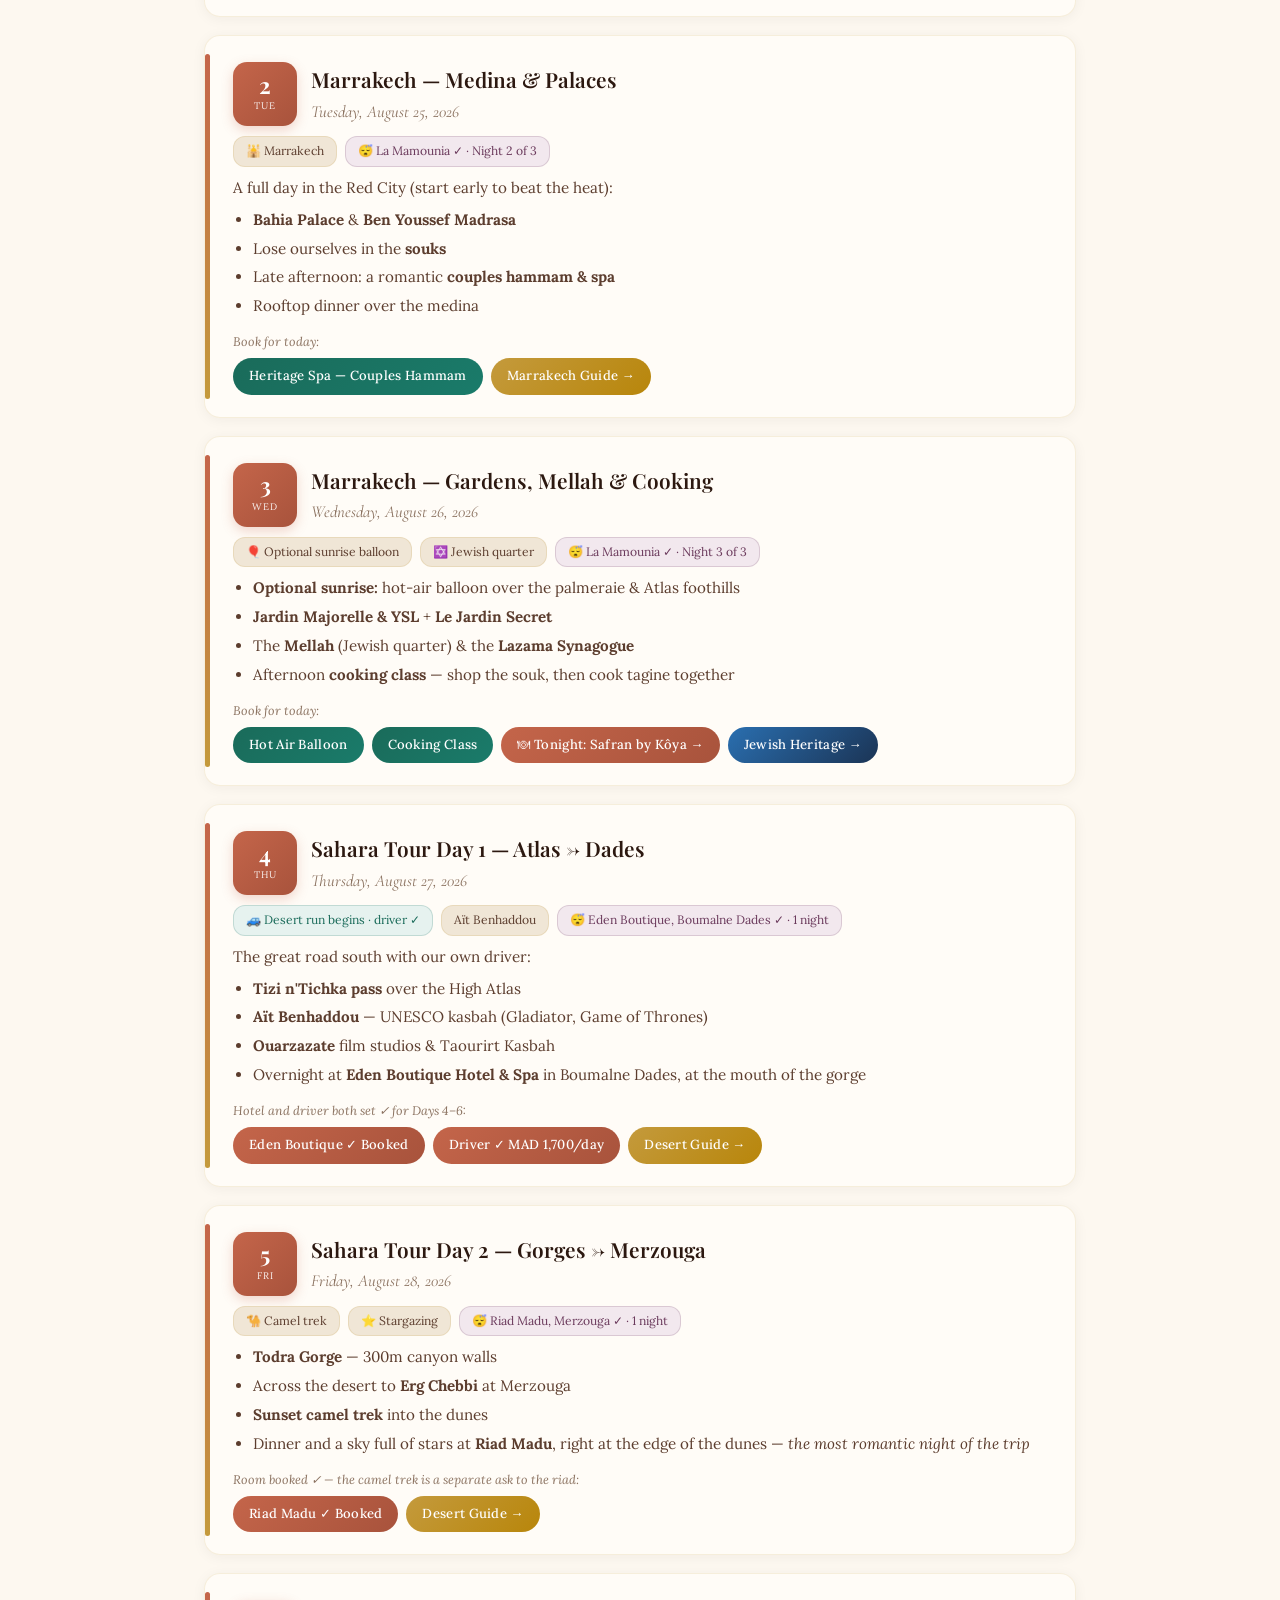
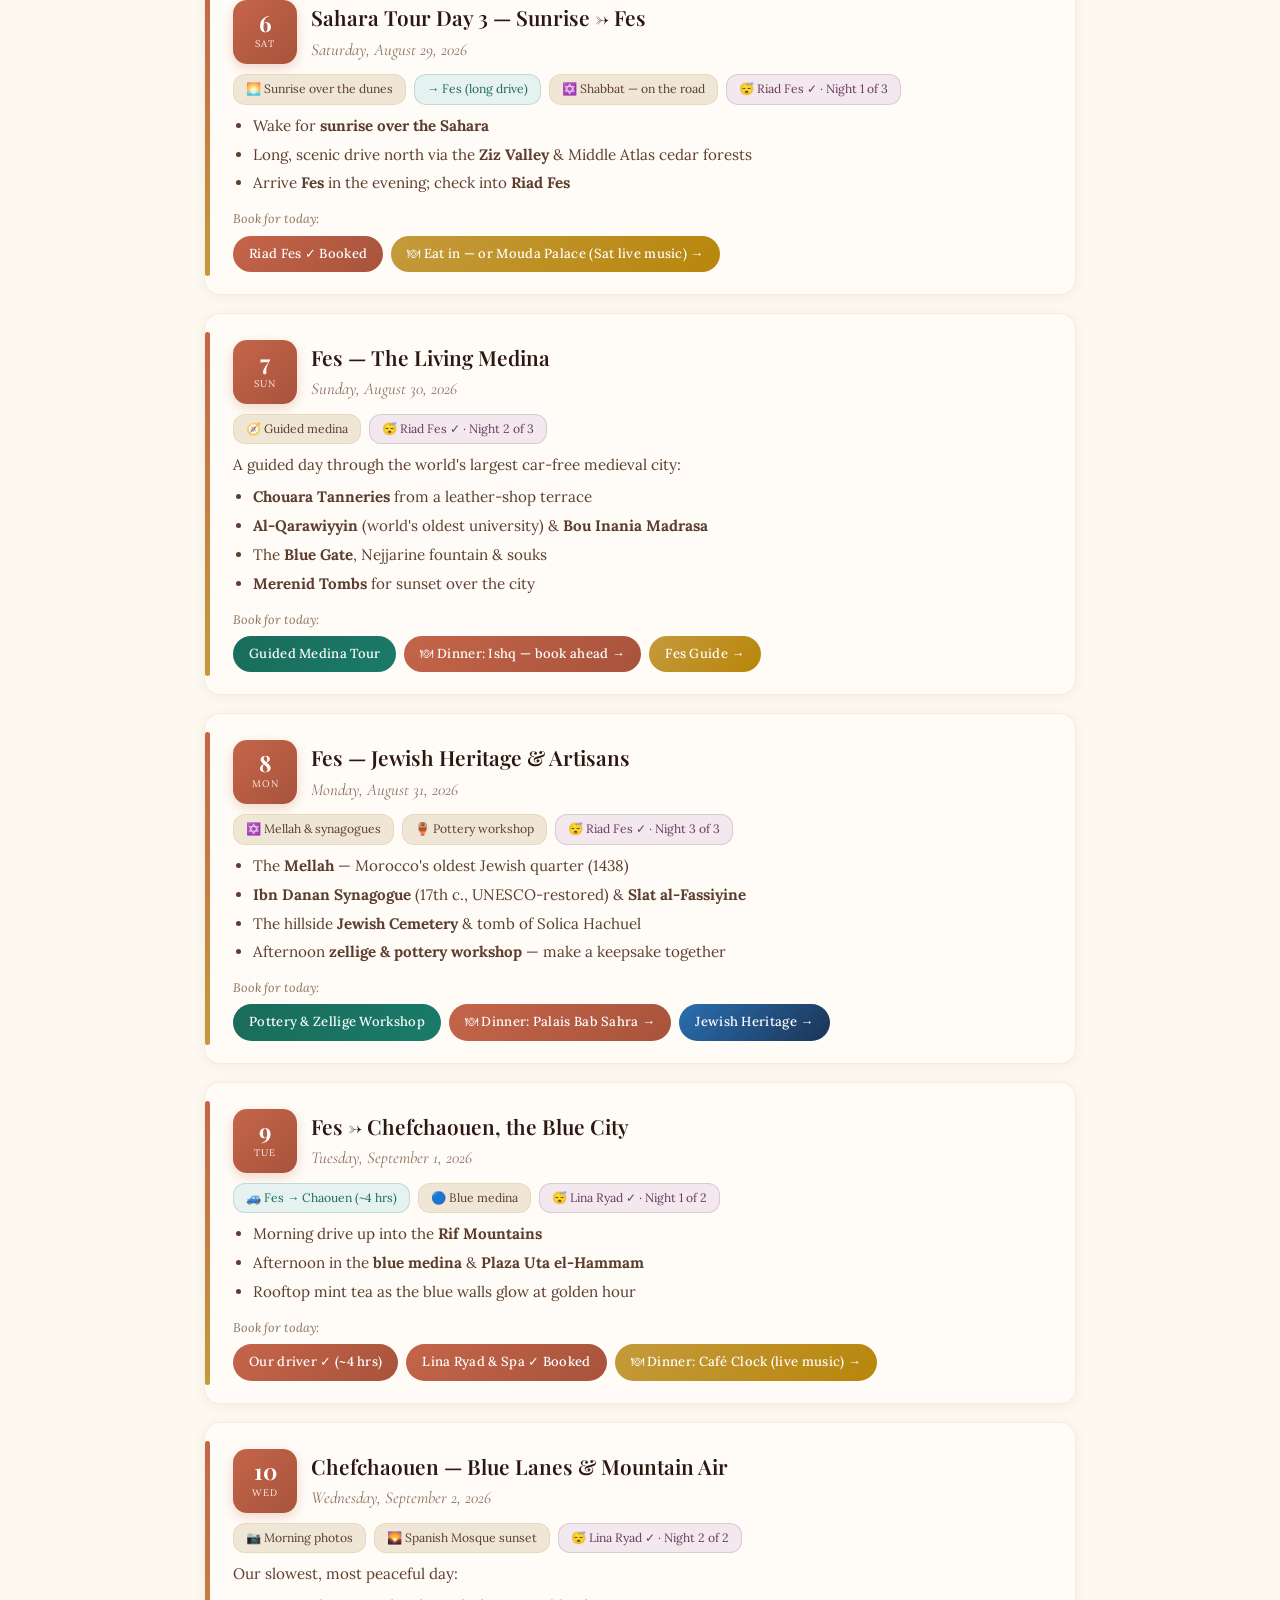
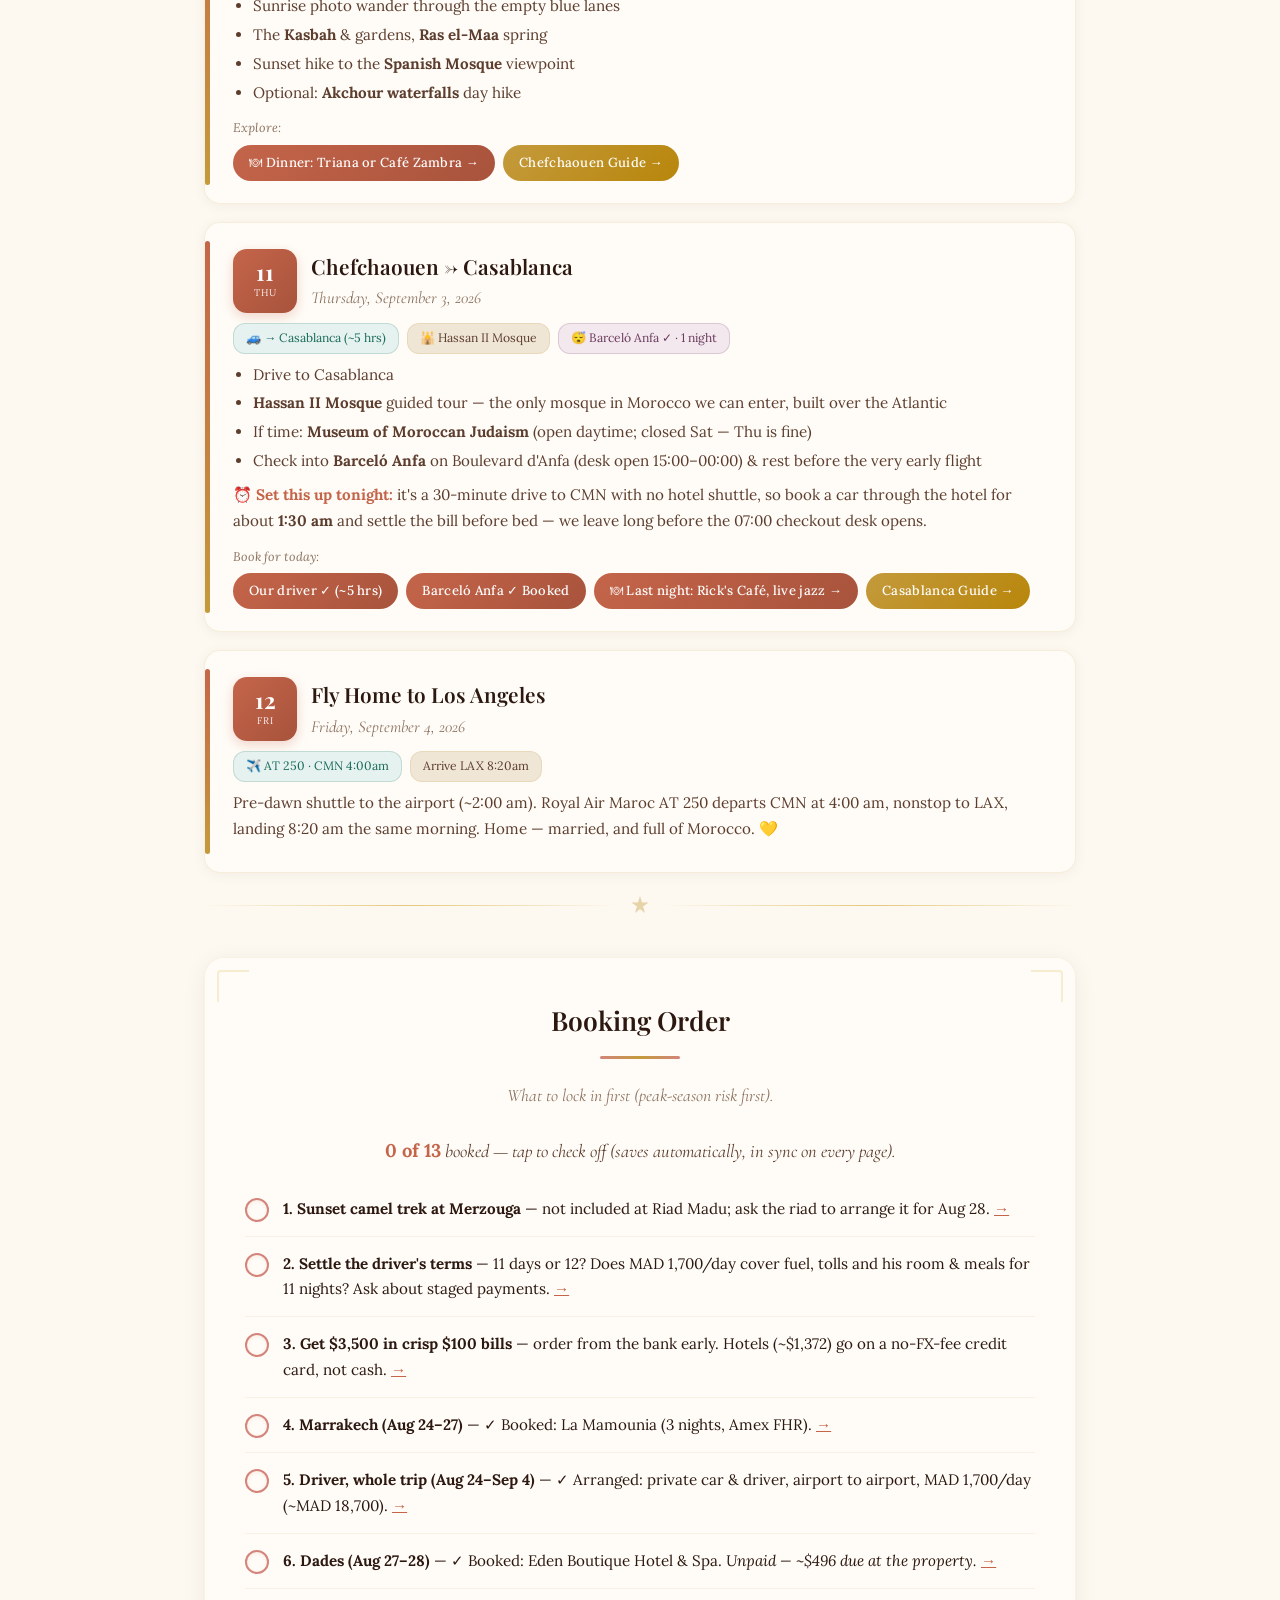
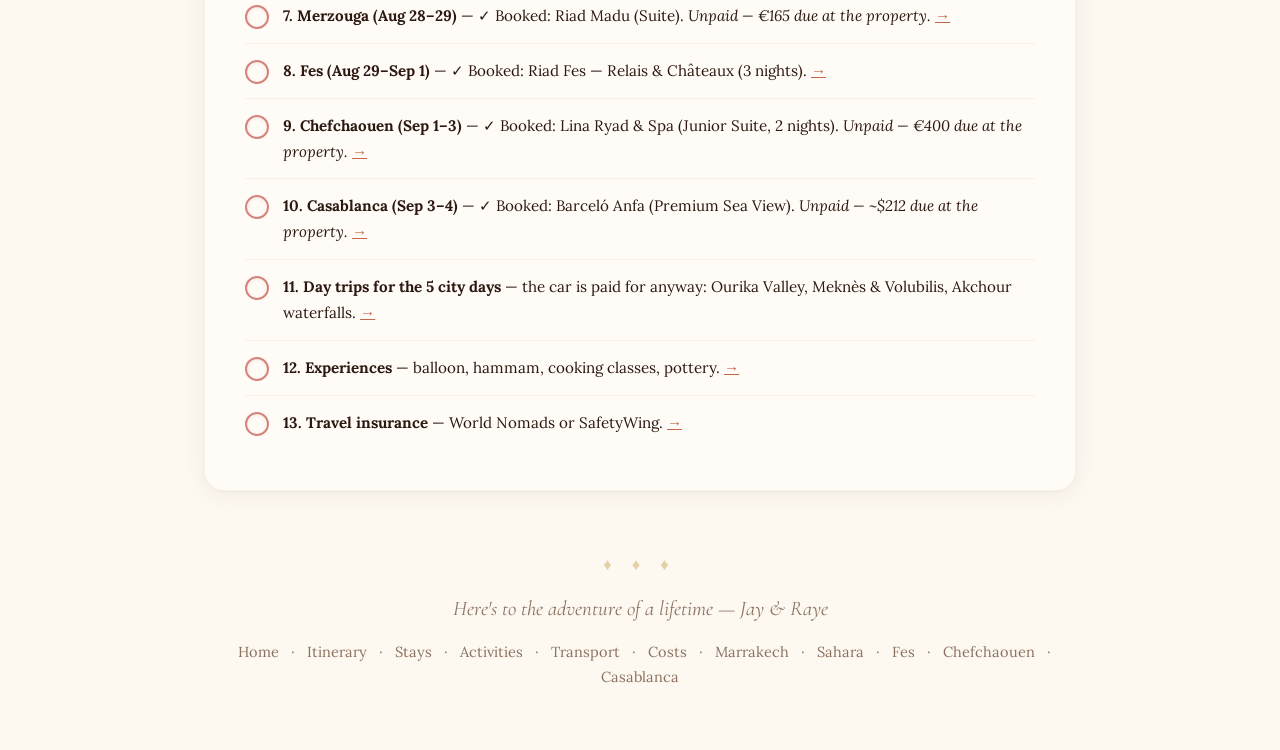
<file: itinerary.html>
<!DOCTYPE html>
<html lang="en">
<head>
<meta charset="UTF-8">
<meta name="viewport" content="width=device-width, initial-scale=1.0">
<title>Itinerary — Jay & Raye's Morocco Honeymoon</title>
<link href="https://fonts.googleapis.com/css2?family=Playfair+Display:ital,wght@0,400;0,600;0,700;1,400;1,600&family=Lora:ital,wght@0,400;0,500;1,400&family=Cormorant+Garamond:ital,wght@0,300;0,400;0,600;1,300;1,400;1,600&family=Amiri:ital,wght@0,400;0,700;1,400&display=swap" rel="stylesheet">
<link rel="stylesheet" href="styles.css">
</head>
<body>

<nav class="navbar">
  <div class="nav-inner">
    <a href="index.html" class="nav-logo">Jay <span class="amp">&</span> Raye <span style="opacity:.6;font-weight:400;">· Morocco</span></a>
    <input class="nav-toggle" type="checkbox" id="nav-toggle" aria-label="Toggle navigation menu">
    <label class="nav-burger" for="nav-toggle" aria-hidden="true"><span></span><span></span><span></span></label>
    <ul class="nav-links">
      <li><a href="index.html">Home</a></li>
      <li><a href="itinerary.html" class="active">Itinerary</a></li>
      <li><a href="accommodations.html">Stays</a></li>
      <li><a href="activities.html">Activities</a></li>
      <li><a href="transport.html">Transport</a></li>
      <li><a href="costs.html">Costs</a></li>
      <li class="dropdown"><a href="#" aria-haspopup="true">Cities</a>
        <ul class="dropdown-menu">
          <li><a href="marrakech.html"><span class="menu-num">1</span>Marrakech</a></li>
          <li><a href="sahara.html"><span class="menu-num">2</span>Sahara Desert</a></li>
          <li><a href="fes.html"><span class="menu-num">3</span>Fes</a></li>
          <li><a href="chefchaouen.html"><span class="menu-num">4</span>Chefchaouen</a></li>
          <li><a href="casablanca.html"><span class="menu-num">5</span>Casablanca</a></li>
        </ul>
      </li>
    </ul>
  </div>
</nav>

<div class="container">

<div class="hero">
  <div class="hero-pattern"></div><div class="hero-glow"></div>
  <div class="hero-content"><div class="arch-frame">
    <div class="hero-eyebrow">Day by Day</div>
    <h1 style="font-size:2.6em;">The Itinerary<em>Aug 23 – Sep 4, 2026</em></h1>
    <div class="hero-sub">Every day, every stop, every booking link in one place</div>
  </div></div>
</div>

<div class="section">
  <h2>How This Works</h2>
  <p class="section-subtitle">11 nights on the ground · a clean one-way arc with no backtracking</p>
  <p class="body">Each day below shows the date, where we are, what we're doing, where we're sleeping, and the exact links to book that day's pieces. Hotels are listed across their whole stay (e.g. <em>"La Mamounia · 3 nights · Aug 24–27"</em>) so we only book each one once. <strong>Every night is booked and we have a driver for the whole trip</strong> — he meets us at the airport on Aug 24 and takes us back on Sep 4, so there are no transfers to arrange. The camel trek at Merzouga is the last piece of the core trip.</p>
  <div class="tip"><strong>Shabbat note:</strong> Shabbat (Sat Aug 29) falls on the final day of our desert tour as we transfer to Fes — no synagogue visits are scheduled then. We've set our Fes Jewish-heritage day for Mon Aug 31, when the synagogues are open, and Casablanca's Jewish museum for the daytime of Thu Sep 3 (it's closed Saturdays).</div>
</div>

<!-- DAY 0 -->
<div class="day-card">
  <div class="day-head">
    <div class="day-badge"><span class="d-day">0</span><span class="d-lbl">Sun</span></div>
    <div><div class="day-title">Fly Out from Los Angeles</div><div class="day-date">Sunday, August 23, 2026</div></div>
  </div>
  <div class="day-meta"><span class="day-chip travel">✈️ AT 251 · LAX 10:20am</span><span class="day-chip">Nonstop 11h 5m</span><span class="day-chip sleep">😴 Overnight on the plane</span></div>
  <div class="day-body">Depart LAX at 10:20 am on Royal Air Maroc (Boeing 787). Settle in for the overnight flight to Casablanca.</div>
</div>

<!-- DAY 1 -->
<div class="day-card">
  <div class="day-head">
    <div class="day-badge"><span class="d-day">1</span><span class="d-lbl">Mon</span></div>
    <div><div class="day-title">Land in Casablanca → Marrakech</div><div class="day-date">Monday, August 24, 2026</div></div>
  </div>
  <div class="day-meta"><span class="day-chip travel">🛬 CMN 5:25am</span><span class="day-chip travel">→ Marrakech (~3 hrs)</span><span class="day-chip sleep">😴 La Mamounia ✓ · Night 1 of 3</span></div>
  <div class="day-body">
    Arrive Casablanca 5:25 am, where <strong>our driver</strong> meets us for the run to Marrakech. Check into <strong>La Mamounia</strong> (from 3:00 pm). Take it easy after the redeye, then ease into the city:
    <ul><li>Afternoon mint tea on the riad rooftop</li><li>Sunset on <strong>Jemaa el-Fnaa</strong> — storytellers, food stalls, the call to prayer over the square</li></ul>
  </div>
  <div class="day-links">
    <span class="lk-label">Book for today:</span>
    <a href="transport.html#schedule" class="book-btn primary">Our driver ✓ meets us at CMN</a>
    <a href="accommodations.html#marrakech" class="book-btn primary">La Mamounia ✓ Booked</a>
  </div>
</div>

<!-- DAY 2 -->
<div class="day-card">
  <div class="day-head">
    <div class="day-badge"><span class="d-day">2</span><span class="d-lbl">Tue</span></div>
    <div><div class="day-title">Marrakech — Medina & Palaces</div><div class="day-date">Tuesday, August 25, 2026</div></div>
  </div>
  <div class="day-meta"><span class="day-chip">🕌 Marrakech</span><span class="day-chip sleep">😴 La Mamounia ✓ · Night 2 of 3</span></div>
  <div class="day-body">
    A full day in the Red City (start early to beat the heat):
    <ul><li><strong>Bahia Palace</strong> & <strong>Ben Youssef Madrasa</strong></li><li>Lose ourselves in the <strong>souks</strong></li><li>Late afternoon: a romantic <strong>couples hammam & spa</strong></li><li>Rooftop dinner over the medina</li></ul>
  </div>
  <div class="day-links">
    <span class="lk-label">Book for today:</span>
    <a href="https://www.heritagespamarrakech.com/booking/" target="_blank" class="book-btn green">Heritage Spa — Couples Hammam</a>
    <a href="marrakech.html" class="book-btn secondary">Marrakech Guide →</a>
  </div>
</div>

<!-- DAY 3 -->
<div class="day-card">
  <div class="day-head">
    <div class="day-badge"><span class="d-day">3</span><span class="d-lbl">Wed</span></div>
    <div><div class="day-title">Marrakech — Gardens, Mellah & Cooking</div><div class="day-date">Wednesday, August 26, 2026</div></div>
  </div>
  <div class="day-meta"><span class="day-chip">🎈 Optional sunrise balloon</span><span class="day-chip"><span class="star-of-david">✡️</span> Jewish quarter</span><span class="day-chip sleep">😴 La Mamounia ✓ · Night 3 of 3</span></div>
  <div class="day-body">
    <ul><li><strong>Optional sunrise:</strong> hot-air balloon over the palmeraie & Atlas foothills</li><li><strong>Jardin Majorelle & YSL</strong> + <strong>Le Jardin Secret</strong></li><li>The <strong>Mellah</strong> (Jewish quarter) & the <strong>Lazama Synagogue</strong></li><li>Afternoon <strong>cooking class</strong> — shop the souk, then cook tagine together</li></ul>
  </div>
  <div class="day-links">
    <span class="lk-label">Book for today:</span>
    <a href="https://www.getyourguide.com/marrakesh-l208/balloon-tours-tc47/" target="_blank" class="book-btn green">Hot Air Balloon</a>
    <a href="https://www.cookly.me/cooking-class/marrakech/" target="_blank" class="book-btn green">Cooking Class</a>
    <a href="activities.html#nights" class="book-btn primary">🍽 Tonight: Safran by Kôya →</a>
    <a href="marrakech.html#jewish" class="book-btn blue">Jewish Heritage →</a>
  </div>
</div>

<!-- DAY 4 -->
<div class="day-card">
  <div class="day-head">
    <div class="day-badge"><span class="d-day">4</span><span class="d-lbl">Thu</span></div>
    <div><div class="day-title">Sahara Tour Day 1 — Atlas → Dades</div><div class="day-date">Thursday, August 27, 2026</div></div>
  </div>
  <div class="day-meta"><span class="day-chip travel">🚙 Desert run begins · driver ✓</span><span class="day-chip">Aït Benhaddou</span><span class="day-chip sleep">😴 Eden Boutique, Boumalne Dades ✓ · 1 night</span></div>
  <div class="day-body">
    The great road south with our own driver:
    <ul><li><strong>Tizi n'Tichka pass</strong> over the High Atlas</li><li><strong>Aït Benhaddou</strong> — UNESCO kasbah (Gladiator, Game of Thrones)</li><li><strong>Ouarzazate</strong> film studios & Taourirt Kasbah</li><li>Overnight at <strong>Eden Boutique Hotel &amp; Spa</strong> in Boumalne Dades, at the mouth of the gorge</li></ul>
  </div>
  <div class="day-links">
    <span class="lk-label">Hotel and driver both set ✓ for Days 4–6:</span>
    <a href="accommodations.html#sahara" class="book-btn primary">Eden Boutique ✓ Booked</a>
    <a href="accommodations.html#sahara" class="book-btn primary">Driver ✓ MAD 1,700/day</a>
    <a href="sahara.html" class="book-btn secondary">Desert Guide →</a>
  </div>
</div>

<!-- DAY 5 -->
<div class="day-card">
  <div class="day-head">
    <div class="day-badge"><span class="d-day">5</span><span class="d-lbl">Fri</span></div>
    <div><div class="day-title">Sahara Tour Day 2 — Gorges → Merzouga</div><div class="day-date">Friday, August 28, 2026</div></div>
  </div>
  <div class="day-meta"><span class="day-chip">🐪 Camel trek</span><span class="day-chip">⭐ Stargazing</span><span class="day-chip sleep">😴 Riad Madu, Merzouga ✓ · 1 night</span></div>
  <div class="day-body">
    <ul><li><strong>Todra Gorge</strong> — 300m canyon walls</li><li>Across the desert to <strong>Erg Chebbi</strong> at Merzouga</li><li><strong>Sunset camel trek</strong> into the dunes</li><li>Dinner and a sky full of stars at <strong>Riad Madu</strong>, right at the edge of the dunes — <em>the most romantic night of the trip</em></li></ul>
  </div>
  <div class="day-links">
    <span class="lk-label">Room booked ✓ — the camel trek is a separate ask to the riad:</span>
    <a href="accommodations.html#sahara" class="book-btn primary">Riad Madu ✓ Booked</a>
    <a href="sahara.html" class="book-btn secondary">Desert Guide →</a>
  </div>
</div>

<!-- DAY 6 -->
<div class="day-card">
  <div class="day-head">
    <div class="day-badge"><span class="d-day">6</span><span class="d-lbl">Sat</span></div>
    <div><div class="day-title">Sahara Tour Day 3 — Sunrise → Fes</div><div class="day-date">Saturday, August 29, 2026</div></div>
  </div>
  <div class="day-meta"><span class="day-chip">🌅 Sunrise over the dunes</span><span class="day-chip travel">→ Fes (long drive)</span><span class="day-chip jewish-chip"><span class="star-of-david">✡️</span> Shabbat — on the road</span><span class="day-chip sleep">😴 Riad Fes ✓ · Night 1 of 3</span></div>
  <div class="day-body">
    <ul><li>Wake for <strong>sunrise over the Sahara</strong></li><li>Long, scenic drive north via the <strong>Ziz Valley</strong> & Middle Atlas cedar forests</li><li>Arrive <strong>Fes</strong> in the evening; check into <strong>Riad Fes</strong></li></ul>
  </div>
  <div class="day-links">
    <span class="lk-label">Book for today:</span>
    <a href="accommodations.html#fes" class="book-btn primary">Riad Fes ✓ Booked</a>
    <a href="activities.html#nights" class="book-btn secondary">🍽 Eat in — or Mouda Palace (Sat live music) →</a>
  </div>
</div>

<!-- DAY 7 -->
<div class="day-card">
  <div class="day-head">
    <div class="day-badge"><span class="d-day">7</span><span class="d-lbl">Sun</span></div>
    <div><div class="day-title">Fes — The Living Medina</div><div class="day-date">Sunday, August 30, 2026</div></div>
  </div>
  <div class="day-meta"><span class="day-chip">🧭 Guided medina</span><span class="day-chip sleep">😴 Riad Fes ✓ · Night 2 of 3</span></div>
  <div class="day-body">
    A guided day through the world's largest car-free medieval city:
    <ul><li><strong>Chouara Tanneries</strong> from a leather-shop terrace</li><li><strong>Al-Qarawiyyin</strong> (world's oldest university) & <strong>Bou Inania Madrasa</strong></li><li>The <strong>Blue Gate</strong>, Nejjarine fountain & souks</li><li><strong>Merenid Tombs</strong> for sunset over the city</li></ul>
  </div>
  <div class="day-links">
    <span class="lk-label">Book for today:</span>
    <a href="https://www.getyourguide.com/fes-l829/" target="_blank" class="book-btn green">Guided Medina Tour</a>
    <a href="activities.html#nights" class="book-btn primary">🍽 Dinner: Ishq — book ahead →</a>
    <a href="fes.html" class="book-btn secondary">Fes Guide →</a>
  </div>
</div>

<!-- DAY 8 -->
<div class="day-card">
  <div class="day-head">
    <div class="day-badge"><span class="d-day">8</span><span class="d-lbl">Mon</span></div>
    <div><div class="day-title">Fes — Jewish Heritage & Artisans</div><div class="day-date">Monday, August 31, 2026</div></div>
  </div>
  <div class="day-meta"><span class="day-chip"><span class="star-of-david">✡️</span> Mellah & synagogues</span><span class="day-chip">🏺 Pottery workshop</span><span class="day-chip sleep">😴 Riad Fes ✓ · Night 3 of 3</span></div>
  <div class="day-body">
    <ul><li>The <strong>Mellah</strong> — Morocco's oldest Jewish quarter (1438)</li><li><strong>Ibn Danan Synagogue</strong> (17th c., UNESCO-restored) & <strong>Slat al-Fassiyine</strong></li><li>The hillside <strong>Jewish Cemetery</strong> & tomb of Solica Hachuel</li><li>Afternoon <strong>zellige & pottery workshop</strong> — make a keepsake together</li></ul>
  </div>
  <div class="day-links">
    <span class="lk-label">Book for today:</span>
    <a href="https://www.getyourguide.com/fes-l829/artisan-for-a-day-pottery-zellige-workshop-in-fez-t980974/" target="_blank" class="book-btn green">Pottery & Zellige Workshop</a>
    <a href="activities.html#nights" class="book-btn primary">🍽 Dinner: Palais Bab Sahra →</a>
    <a href="fes.html#jewish" class="book-btn blue">Jewish Heritage →</a>
  </div>
</div>

<!-- DAY 9 -->
<div class="day-card">
  <div class="day-head">
    <div class="day-badge"><span class="d-day">9</span><span class="d-lbl">Tue</span></div>
    <div><div class="day-title">Fes → Chefchaouen, the Blue City</div><div class="day-date">Tuesday, September 1, 2026</div></div>
  </div>
  <div class="day-meta"><span class="day-chip travel">🚙 Fes → Chaouen (~4 hrs)</span><span class="day-chip">🔵 Blue medina</span><span class="day-chip sleep">😴 Lina Ryad ✓ · Night 1 of 2</span></div>
  <div class="day-body">
    <ul><li>Morning drive up into the <strong>Rif Mountains</strong></li><li>Afternoon in the <strong>blue medina</strong> & <strong>Plaza Uta el-Hammam</strong></li><li>Rooftop mint tea as the blue walls glow at golden hour</li></ul>
  </div>
  <div class="day-links">
    <span class="lk-label">Book for today:</span>
    <a href="transport.html#schedule" class="book-btn primary">Our driver ✓ (~4 hrs)</a>
    <a href="accommodations.html#chefchaouen" class="book-btn primary">Lina Ryad &amp; Spa ✓ Booked</a>
    <a href="activities.html#nights" class="book-btn secondary">🍽 Dinner: Café Clock (live music) →</a>
  </div>
</div>

<!-- DAY 10 -->
<div class="day-card">
  <div class="day-head">
    <div class="day-badge"><span class="d-day">10</span><span class="d-lbl">Wed</span></div>
    <div><div class="day-title">Chefchaouen — Blue Lanes & Mountain Air</div><div class="day-date">Wednesday, September 2, 2026</div></div>
  </div>
  <div class="day-meta"><span class="day-chip">📷 Morning photos</span><span class="day-chip">🌄 Spanish Mosque sunset</span><span class="day-chip sleep">😴 Lina Ryad ✓ · Night 2 of 2</span></div>
  <div class="day-body">
    Our slowest, most peaceful day:
    <ul><li>Sunrise photo wander through the empty blue lanes</li><li>The <strong>Kasbah</strong> & gardens, <strong>Ras el-Maa</strong> spring</li><li>Sunset hike to the <strong>Spanish Mosque</strong> viewpoint</li><li>Optional: <strong>Akchour waterfalls</strong> day hike</li></ul>
  </div>
  <div class="day-links">
    <span class="lk-label">Explore:</span>
    <a href="activities.html#nights" class="book-btn primary">🍽 Dinner: Triana or Café Zambra →</a>
    <a href="chefchaouen.html" class="book-btn secondary">Chefchaouen Guide →</a>
  </div>
</div>

<!-- DAY 11 -->
<div class="day-card">
  <div class="day-head">
    <div class="day-badge"><span class="d-day">11</span><span class="d-lbl">Thu</span></div>
    <div><div class="day-title">Chefchaouen → Casablanca</div><div class="day-date">Thursday, September 3, 2026</div></div>
  </div>
  <div class="day-meta"><span class="day-chip travel">🚙 → Casablanca (~5 hrs)</span><span class="day-chip">🕌 Hassan II Mosque</span><span class="day-chip sleep">😴 Barceló Anfa ✓ · 1 night</span></div>
  <div class="day-body">
    <ul><li>Drive to Casablanca</li><li><strong>Hassan II Mosque</strong> guided tour — the only mosque in Morocco we can enter, built over the Atlantic</li><li>If time: <strong>Museum of Moroccan Judaism</strong> (open daytime; closed Sat — Thu is fine)</li><li>Check into <strong>Barceló Anfa</strong> on Boulevard d'Anfa (desk open 15:00–00:00) &amp; rest before the very early flight</li></ul>
    <p style="margin-top:8px;"><strong style="color:var(--terracotta);">⏰ Set this up tonight:</strong> it's a 30-minute drive to CMN with no hotel shuttle, so book a car through the hotel for about <strong>1:30 am</strong> and settle the bill before bed — we leave long before the 07:00 checkout desk opens.</p>
  </div>
  <div class="day-links">
    <span class="lk-label">Book for today:</span>
    <a href="transport.html#schedule" class="book-btn primary">Our driver ✓ (~5 hrs)</a>
    <a href="accommodations.html#casablanca" class="book-btn primary">Barceló Anfa ✓ Booked</a>
    <a href="activities.html#nights" class="book-btn primary">🍽 Last night: Rick's Café, live jazz →</a>
    <a href="casablanca.html" class="book-btn secondary">Casablanca Guide →</a>
  </div>
</div>

<!-- DAY 12 -->
<div class="day-card">
  <div class="day-head">
    <div class="day-badge"><span class="d-day">12</span><span class="d-lbl">Fri</span></div>
    <div><div class="day-title">Fly Home to Los Angeles</div><div class="day-date">Friday, September 4, 2026</div></div>
  </div>
  <div class="day-meta"><span class="day-chip travel">✈️ AT 250 · CMN 4:00am</span><span class="day-chip">Arrive LAX 8:20am</span></div>
  <div class="day-body">
    Pre-dawn shuttle to the airport (~2:00 am). Royal Air Maroc AT 250 departs CMN at 4:00 am, nonstop to LAX, landing 8:20 am the same morning. Home — married, and full of Morocco. 💛
  </div>
</div>

<div class="moroccan-divider"><svg width="24" height="24" viewBox="0 0 24 24" fill="none" xmlns="http://www.w3.org/2000/svg"><path d="M12 2L14 8.5L20.5 8.5L15 12.5L17 19L12 15L7 19L9 12.5L3.5 8.5L10 8.5L12 2Z" fill="#C49A3C" opacity="0.4"/></svg></div>

<!-- BOOKING ORDER -->
<div class="section">
  <h2>Booking Order</h2>
  <p class="section-subtitle">What to lock in first (peak-season risk first).</p>
  <div class="booking-checklist-mount"></div>
</div>

<div class="footer">
  <span class="footer-ornament">&diams; &diams; &diams;</span>
  Here's to the adventure of a lifetime — Jay & Raye
  <div class="footer-links">
    <a href="index.html">Home</a> · <a href="itinerary.html">Itinerary</a> · <a href="accommodations.html">Stays</a> · <a href="activities.html">Activities</a> · <a href="transport.html">Transport</a> · <a href="costs.html">Costs</a> · <a href="marrakech.html">Marrakech</a> · <a href="sahara.html">Sahara</a> · <a href="fes.html">Fes</a> · <a href="chefchaouen.html">Chefchaouen</a> · <a href="casablanca.html">Casablanca</a>
  </div>
</div>

</div>
<script src="checklist.js"></script>
</body>
</html>
</file>
<file: styles.css>
/* ════════════════════════════════════════════════
   Jay & Raye — Morocco Honeymoon · Shared Styles
   ════════════════════════════════════════════════ */

:root {
  --terracotta: #C4654A;
  --terracotta-dark: #A8533C;
  --rose: #D4847A;
  --rose-light: #EBBFB8;
  --rose-pale: #FDF5F3;
  --gold: #C49A3C;
  --gold-rich: #B8860B;
  --gold-light: #E4C87A;
  --gold-pale: #FBF6EC;
  --cream: #FDF8F0;
  --warm-white: #FFFCF7;
  --sand: #F0E6D6;
  --sand-dark: #D4C4AA;
  --text-dark: #2C1810;
  --text-medium: #5C3D2E;
  --text-light: #8B7260;
  --teal: #1A6B5A;
  --teal-light: #E6F2EF;
  --deep-blue: #1B3455;
  --chefchaouen-blue: #2A6FB0;
  --chefchaouen-pale: #E8F1FA;
  --plum: #6B3A5C;
  --plum-light: #F2E8EE;
  --midnight: #1C1014;
}

* { margin: 0; padding: 0; box-sizing: border-box; }

html { scroll-behavior: smooth; scroll-padding-top: 90px; }

body {
  font-family: 'Lora', Georgia, serif;
  color: var(--text-dark);
  line-height: 1.7;
  background: var(--cream);
  position: relative;
}

/* ── Moroccan Tile Background ── */
body::before {
  content: '';
  position: fixed;
  top: 0; left: 0; right: 0; bottom: 0;
  z-index: -1;
  opacity: 0.06;
  background-image: url("data:image/svg+xml,%3Csvg width='80' height='80' viewBox='0 0 80 80' xmlns='http://www.w3.org/2000/svg'%3E%3Cg fill='none' stroke='%23B8860B' stroke-width='1'%3E%3Cpath d='M40 0 L80 40 L40 80 L0 40Z'/%3E%3Cpath d='M40 10 L70 40 L40 70 L10 40Z'/%3E%3Cpath d='M40 20 L60 40 L40 60 L20 40Z'/%3E%3Ccircle cx='40' cy='40' r='8'/%3E%3C/g%3E%3C/svg%3E");
}

.container { max-width: 920px; margin: 0 auto; padding: 24px; }
.container.wide { max-width: 1080px; }

a { color: var(--terracotta); }

/* ════════════════ NAVIGATION ════════════════ */
.navbar {
  position: sticky;
  top: 0;
  z-index: 1000;
  background: rgba(28,16,20,0.96);
  backdrop-filter: blur(8px);
  box-shadow: 0 2px 18px rgba(28,16,20,0.25);
  border-bottom: 1px solid rgba(228,200,122,0.25);
}
.nav-inner {
  max-width: 1080px;
  margin: 0 auto;
  display: flex;
  align-items: center;
  justify-content: space-between;
  padding: 0 22px;
  min-height: 60px;
  flex-wrap: wrap;
}
.nav-logo {
  font-family: 'Playfair Display', serif;
  font-size: 1.15em;
  font-weight: 600;
  color: var(--gold-light);
  text-decoration: none;
  letter-spacing: 0.5px;
  display: flex;
  align-items: center;
  gap: 8px;
}
.nav-logo .amp { color: var(--rose); font-family: 'Cormorant Garamond', serif; font-size: 1.2em; }
.nav-links {
  display: flex;
  align-items: center;
  gap: 4px;
  list-style: none;
  flex-wrap: wrap;
}
.nav-links > li { position: relative; }
.nav-links a {
  display: block;
  padding: 10px 14px;
  color: #F0E6D6;
  text-decoration: none;
  font-family: 'Lora', serif;
  font-size: 0.92em;
  border-radius: 8px;
  transition: all 0.18s ease;
  white-space: nowrap;
}
.nav-links a:hover { background: rgba(228,200,122,0.14); color: white; }
.nav-links a.active { color: var(--gold-light); background: rgba(228,200,122,0.1); }

/* Dropdown */
.dropdown > a::after { content: ' ▾'; font-size: 0.8em; opacity: 0.7; }
.dropdown-menu {
  position: absolute;
  top: 100%;
  /* Cities is the last nav item, so anchor the popover to its right edge —
     left-aligning pushes it past the viewport on narrower desktop windows. */
  right: 0;
  min-width: 210px;
  background: #241318;
  border: 1px solid rgba(228,200,122,0.25);
  border-radius: 12px;
  padding: 8px;
  box-shadow: 0 10px 34px rgba(0,0,0,0.4);
  opacity: 0;
  visibility: hidden;
  transform: translateY(8px);
  transition: all 0.2s ease;
}
.dropdown:hover .dropdown-menu,
.dropdown:focus-within .dropdown-menu {
  opacity: 1;
  visibility: visible;
  transform: translateY(0);
}
.dropdown-menu a { border-radius: 8px; }
.dropdown-menu .menu-num {
  display: inline-block;
  width: 22px; height: 22px;
  line-height: 22px;
  text-align: center;
  background: var(--terracotta);
  color: white;
  border-radius: 50%;
  font-size: 0.75em;
  margin-right: 8px;
  font-family: 'Playfair Display', serif;
}

/* Hamburger toggle — hidden on desktop, drives the mobile panel below.
   The checkbox stays focusable (offscreen, not display:none) so the menu is
   reachable by keyboard; the focus ring is drawn on the burger label. */
.nav-toggle { position: absolute; opacity: 0; width: 1px; height: 1px; pointer-events: none; }
.nav-burger { display: none; }

/* Full nav row needs ~770px; switch to the burger just above that so the
   links never wrap into a second row. */
@media (max-width: 800px) {
  .nav-inner { padding: 0 16px; min-height: 56px; flex-wrap: wrap; }

  .nav-burger {
    display: flex;
    flex-direction: column;
    justify-content: center;
    gap: 5px;
    width: 42px;
    height: 42px;
    padding: 10px;
    margin-right: -8px;
    border-radius: 10px;
    cursor: pointer;
  }
  .nav-burger span {
    display: block;
    height: 2px;
    background: var(--gold-light);
    border-radius: 2px;
    transition: transform 0.2s ease, opacity 0.2s ease;
  }
  .nav-toggle:focus-visible + .nav-burger { outline: 2px solid var(--gold-light); outline-offset: 2px; }
  /* Burger morphs into an X while the panel is open. */
  .nav-toggle:checked + .nav-burger span:nth-child(1) { transform: translateY(7px) rotate(45deg); }
  .nav-toggle:checked + .nav-burger span:nth-child(2) { opacity: 0; }
  .nav-toggle:checked + .nav-burger span:nth-child(3) { transform: translateY(-7px) rotate(-45deg); }

  /* Collapsed by default; opening it drops a full-width panel under the bar. */
  .nav-links {
    display: none;
    flex-basis: 100%;
    flex-direction: column;
    align-items: stretch;
    gap: 2px;
    padding: 6px 0 12px;
    max-height: calc(100vh - 56px);
    overflow-y: auto;
    border-top: 1px solid rgba(228,200,122,0.18);
  }
  .nav-toggle:checked ~ .nav-links { display: flex; }
  .nav-links a { padding: 12px 14px; font-size: 0.95em; }

  /* Cities becomes an inline sub-list inside the panel instead of a popover. */
  .dropdown-menu {
    position: static;
    opacity: 1;
    visibility: visible;
    transform: none;
    box-shadow: none;
    border: none;
    border-left: 2px solid rgba(228,200,122,0.25);
    border-radius: 0;
    background: transparent;
    min-width: 0;
    margin: 2px 0 6px 16px;
    padding: 0 0 0 8px;
  }
  .dropdown > a { pointer-events: none; opacity: 0.75; font-size: 0.8em; letter-spacing: 1px; text-transform: uppercase; padding-bottom: 4px; }
  .dropdown > a::after { content: none; }
}

/* ════════════════ HERO ════════════════ */
.hero {
  position: relative;
  background: linear-gradient(170deg, #1C1014 0%, #2C1810 30%, #4A2030 60%, #1B3455 100%);
  color: white;
  border-radius: 24px;
  margin-bottom: 40px;
  overflow: hidden;
  box-shadow: 0 8px 40px rgba(28,16,20,0.25);
}
.hero-pattern {
  position: absolute; top: 0; left: 0; right: 0; bottom: 0;
  opacity: 0.08;
  background-image: url("data:image/svg+xml,%3Csvg width='120' height='120' viewBox='0 0 120 120' xmlns='http://www.w3.org/2000/svg'%3E%3Cg fill='none' stroke='%23E4C87A' stroke-width='0.8'%3E%3Cpath d='M60 0v120M0 60h120'/%3E%3Ccircle cx='60' cy='60' r='55'/%3E%3Ccircle cx='60' cy='60' r='40'/%3E%3Ccircle cx='60' cy='60' r='25'/%3E%3Ccircle cx='60' cy='60' r='10'/%3E%3Cpath d='M60 5 L60 5 Q85 30 115 60 Q85 90 60 115 Q35 90 5 60 Q35 30 60 5Z'/%3E%3Cpath d='M30 0 L90 60 L30 120'/%3E%3Cpath d='M90 0 L30 60 L90 120'/%3E%3C/g%3E%3C/svg%3E");
}
.hero-glow {
  position: absolute; top: 0; left: 0; right: 0; bottom: 0;
  background:
    radial-gradient(ellipse at 25% 20%, rgba(196,101,74,0.2) 0%, transparent 50%),
    radial-gradient(ellipse at 75% 80%, rgba(196,154,60,0.15) 0%, transparent 50%),
    radial-gradient(ellipse at 50% 50%, rgba(212,132,122,0.1) 0%, transparent 60%);
  pointer-events: none;
}
.hero-content { position: relative; z-index: 1; padding: 60px 40px; text-align: center; }

.arch-frame { max-width: 520px; margin: 0 auto; padding: 40px 30px 36px; position: relative; }
.arch-frame::before {
  content: ''; position: absolute; top: 0; left: 50%; transform: translateX(-50%);
  width: 320px; height: 200px;
  border: 2px solid rgba(228,200,122,0.25); border-bottom: none;
  border-radius: 160px 160px 0 0; pointer-events: none;
}
.arch-frame::after {
  content: ''; position: absolute; top: 12px; left: 50%; transform: translateX(-50%);
  width: 296px; height: 188px;
  border: 1px solid rgba(228,200,122,0.12); border-bottom: none;
  border-radius: 148px 148px 0 0; pointer-events: none;
}

.hero-eyebrow {
  font-family: 'Cormorant Garamond', serif;
  font-size: 0.9em; letter-spacing: 6px; text-transform: uppercase;
  color: var(--gold-light); margin-bottom: 20px; font-weight: 300;
}
.hero h1 { font-family: 'Playfair Display', serif; font-size: 3.2em; font-weight: 600; line-height: 1.15; margin-bottom: 6px; }
.hero h1 em { display: block; font-style: italic; color: var(--gold-light); font-size: 0.85em; }
.hero-sub { font-family: 'Amiri', serif; font-size: 1.15em; color: var(--rose-light); font-style: italic; margin-top: 14px; letter-spacing: 0.5px; }
.hero-names { font-family: 'Playfair Display', serif; font-size: 1.6em; font-weight: 400; font-style: italic; color: white; margin-top: 30px; }
.hero-names .ampersand { font-family: 'Cormorant Garamond', serif; font-size: 1.4em; color: var(--rose); vertical-align: -3px; margin: 0 8px; }
.hero-ornament { margin-top: 24px; display: flex; align-items: center; justify-content: center; gap: 12px; color: var(--gold-light); opacity: 0.6; }
.hero-ornament .line { width: 60px; height: 1px; background: var(--gold-light); }

/* Compact city hero */
.city-hero { padding: 46px 30px; }
.city-hero .hero-eyebrow { margin-bottom: 12px; }
.city-hero h1 { font-size: 2.7em; }
.city-hero .hero-dates {
  display: inline-block; margin-top: 16px;
  background: rgba(228,200,122,0.16); border: 1px solid rgba(228,200,122,0.35);
  color: var(--gold-light); padding: 6px 18px; border-radius: 20px;
  font-family: 'Lora', serif; font-size: 0.9em;
}

/* ════════════════ DIVIDER ════════════════ */
.moroccan-divider { text-align: center; margin: 8px 0 36px; position: relative; height: 30px; display: flex; align-items: center; justify-content: center; }
.moroccan-divider::before, .moroccan-divider::after { content: ''; flex: 1; height: 1px; background: linear-gradient(90deg, transparent, var(--gold-light), transparent); }
.moroccan-divider svg { flex-shrink: 0; margin: 0 12px; }

/* ════════════════ SECTION CARDS ════════════════ */
.section {
  background: var(--warm-white);
  border-radius: 20px;
  padding: 40px;
  margin-bottom: 16px;
  box-shadow: 0 1px 3px rgba(44,24,16,0.04), 0 4px 24px rgba(44,24,16,0.06);
  border: 1px solid rgba(196,154,60,0.1);
  position: relative;
}
.section::before { content: ''; position: absolute; top: 12px; left: 12px; width: 30px; height: 30px; border-top: 2px solid var(--gold-light); border-left: 2px solid var(--gold-light); border-radius: 4px 0 0 0; opacity: 0.3; }
.section::after { content: ''; position: absolute; top: 12px; right: 12px; width: 30px; height: 30px; border-top: 2px solid var(--gold-light); border-right: 2px solid var(--gold-light); border-radius: 0 4px 0 0; opacity: 0.3; }

.section h2 { font-family: 'Playfair Display', serif; color: var(--text-dark); font-size: 1.65em; font-weight: 600; margin-bottom: 6px; padding-bottom: 16px; text-align: center; position: relative; }
.section h2::after { content: ''; display: block; width: 80px; height: 3px; background: linear-gradient(90deg, var(--rose), var(--gold), var(--rose)); margin: 14px auto 0; border-radius: 2px; }

.section h3 { font-family: 'Playfair Display', serif; color: var(--terracotta); font-size: 1.12em; font-weight: 600; margin: 28px 0 14px; font-style: italic; display: flex; align-items: center; gap: 8px; }
.section h3::before { content: ''; width: 18px; height: 2px; background: var(--gold); flex-shrink: 0; }

.section-subtitle { font-family: 'Cormorant Garamond', serif; color: var(--text-light); font-size: 1.1em; margin-bottom: 24px; text-align: center; font-style: italic; }

.section p.body { color: var(--text-medium); margin-bottom: 14px; }
.section p.body:last-child { margin-bottom: 0; }

/* ════════════════ BOOKING CARDS ════════════════ */
.booking-card {
  background: linear-gradient(135deg, var(--gold-pale), var(--warm-white));
  border-radius: 14px; padding: 22px 26px; margin: 16px 0;
  position: relative; overflow: hidden;
  transition: transform 0.2s ease, box-shadow 0.2s ease;
  border: 1px solid rgba(196,154,60,0.12);
}
.booking-card::before { content: ''; position: absolute; top: 0; left: 0; width: 5px; height: 100%; border-radius: 14px 0 0 14px; background: linear-gradient(180deg, var(--gold), var(--gold-rich)); }
.booking-card:hover { transform: translateY(-3px); box-shadow: 0 8px 30px rgba(44,24,16,0.1); }
.booking-card.flight { background: linear-gradient(135deg, var(--plum-light), #F8F0F5); border-color: rgba(107,58,92,0.1); }
.booking-card.flight::before { background: linear-gradient(180deg, var(--plum), var(--deep-blue)); }
.booking-card.activity { background: linear-gradient(135deg, var(--teal-light), #F0F8F5); border-color: rgba(26,107,90,0.1); }
.booking-card.activity::before { background: linear-gradient(180deg, var(--teal), #2A8B6A); }
.booking-card::after { content: ''; position: absolute; top: -20px; right: -20px; width: 80px; height: 80px; border-radius: 50%; border: 1px solid rgba(196,154,60,0.06); pointer-events: none; }

.card-header { display: flex; justify-content: space-between; align-items: center; flex-wrap: wrap; gap: 10px; position: relative; }
.card-title { font-family: 'Playfair Display', serif; font-weight: 600; font-size: 1.08em; color: var(--text-dark); }
.card-price { background: linear-gradient(135deg, var(--gold), var(--gold-rich)); color: white; padding: 5px 16px; border-radius: 20px; font-family: 'Lora', serif; font-size: 0.83em; font-weight: 500; box-shadow: 0 2px 8px rgba(184,134,11,0.2); }
.card-price.flight-price { background: linear-gradient(135deg, var(--plum), var(--deep-blue)); box-shadow: 0 2px 8px rgba(107,58,92,0.2); }
.card-price.activity-price { background: linear-gradient(135deg, var(--teal), #2A8B6A); box-shadow: 0 2px 8px rgba(26,107,90,0.2); }
.card-details { margin-top: 10px; color: var(--text-medium); font-size: 0.92em; position: relative; }
.card-details span { display: block; margin: 5px 0; padding-left: 8px; }

/* ════════════════ BUTTONS ════════════════ */
.book-btn { display: inline-block; margin-top: 14px; margin-right: 8px; padding: 10px 24px; border-radius: 25px; text-decoration: none; font-family: 'Lora', serif; font-weight: 500; font-size: 0.88em; transition: all 0.25s ease; letter-spacing: 0.3px; position: relative; }
.book-btn:hover { transform: translateY(-2px); box-shadow: 0 6px 16px rgba(0,0,0,0.15); }
.book-btn.primary { background: linear-gradient(135deg, var(--terracotta), var(--terracotta-dark)); color: white; }
.book-btn.secondary { background: linear-gradient(135deg, var(--gold), var(--gold-rich)); color: white; }
.book-btn.green { background: linear-gradient(135deg, var(--teal), #1A7B6A); color: white; }
.book-btn.blue { background: linear-gradient(135deg, var(--chefchaouen-blue), var(--deep-blue)); color: white; }

/* ════════════════ TIPS ════════════════ */
.tip { background: linear-gradient(135deg, var(--sand), var(--cream)); border-radius: 14px; padding: 18px 22px; margin: 20px 0; font-size: 0.93em; color: var(--text-medium); border: 1px solid rgba(196,154,60,0.12); position: relative; padding-left: 30px; }
.tip::before { content: ''; position: absolute; left: 0; top: 0; bottom: 0; width: 4px; background: linear-gradient(180deg, var(--gold-light), var(--gold)); border-radius: 14px 0 0 14px; }
.tip strong { color: var(--terracotta); font-family: 'Playfair Display', serif; }

.tip.jewish { background: linear-gradient(135deg, #EEF3FA, #F7FAFE); border-color: rgba(27,52,85,0.15); }
.tip.jewish::before { background: linear-gradient(180deg, #5B86C4, var(--deep-blue)); }
.tip.jewish strong { color: var(--deep-blue); }

.tip.alert { background: linear-gradient(135deg, #FCEEE9, #FDF6F3); border-color: rgba(196,101,74,0.28); color: var(--text-dark); }
.tip.alert::before { background: linear-gradient(180deg, var(--rose), var(--terracotta)); width: 6px; }
.tip.alert strong { color: #A8442B; }

/* ════════════════ LABELS ════════════════ */
.night-label { display: inline-block; background: linear-gradient(135deg, var(--terracotta), var(--rose)); color: white; font-family: 'Lora', serif; font-size: 0.58em; font-style: normal; padding: 3px 12px; border-radius: 12px; margin-left: 10px; vertical-align: middle; letter-spacing: 0.5px; box-shadow: 0 2px 6px rgba(196,101,74,0.2); }
.pick-label { display: inline-block; background: linear-gradient(135deg, var(--rose), var(--terracotta)); color: white; font-family: 'Lora', serif; font-size: 0.7em; padding: 2px 10px; border-radius: 10px; margin-left: 8px; vertical-align: middle; letter-spacing: 0.3px; }

/* ════════════════ PROS / CONS ════════════════ */
.pros-cons { display: grid; grid-template-columns: 1fr 1fr; gap: 10px; margin-top: 12px; font-size: 0.88em; position: relative; }
.pros, .cons { padding: 10px 14px; border-radius: 10px; }
.pros { background: rgba(26,107,90,0.06); border: 1px solid rgba(26,107,90,0.12); }
.cons { background: rgba(196,101,74,0.06); border: 1px solid rgba(196,101,74,0.12); }
.pros-label, .cons-label { font-family: 'Playfair Display', serif; font-weight: 600; font-size: 0.9em; margin-bottom: 4px; display: block; }
.pros-label { color: var(--teal); }
.cons-label { color: var(--terracotta); }
.pros ul, .cons ul { list-style: none; padding: 0; margin: 0; }
.pros li, .cons li { padding: 2px 0; color: var(--text-medium); line-height: 1.5; }
.pros li::before { content: '+ '; color: var(--teal); font-weight: 700; }
.cons li::before { content: '- '; color: var(--terracotta); font-weight: 700; }

/* ════════════════ CHECKLIST ════════════════ */
.checklist { list-style: none; padding: 0; }
.checklist li { padding: 14px 0; border-bottom: 1px solid rgba(196,154,60,0.1); display: flex; align-items: flex-start; gap: 14px; font-size: 0.95em; transition: background 0.15s; }
.checklist li:hover { background: rgba(196,154,60,0.03); border-radius: 8px; margin: 0 -8px; padding-left: 8px; padding-right: 8px; }
.checklist li:last-child { border-bottom: none; }
.checkbox { width: 24px; height: 24px; flex-shrink: 0; margin-top: 2px; position: relative; background: var(--warm-white); border-radius: 50%; border: 2px solid var(--rose); box-shadow: inset 0 1px 4px rgba(212,132,122,0.15); transition: all 0.18s ease; }
.checklist li.toggleable { cursor: pointer; user-select: none; }
.checklist li.toggleable:hover .checkbox { border-color: var(--teal); }
.checklist li.done .checkbox { background: var(--teal); border-color: var(--teal); box-shadow: 0 2px 6px rgba(26,107,90,0.3); }
.checklist li.done .checkbox::after { content: '✓'; position: absolute; top: 50%; left: 50%; transform: translate(-50%, -52%); color: white; font-size: 14px; font-weight: 700; }
.checklist li.done .task-text { text-decoration: line-through; color: var(--text-light); }
.checklist li.done .task-text strong { color: var(--text-light); }
.checklist-progress { text-align: center; font-family: 'Cormorant Garamond', serif; font-size: 1.15em; color: var(--text-medium); margin: 4px 0 14px; font-style: italic; }
.checklist-progress b { color: var(--terracotta); font-family: 'Lora', serif; font-style: normal; }

/* ════════════════ DARK BAR ════════════════ */
.total-bar { position: relative; background: linear-gradient(170deg, #1C1014 0%, #2C1810 30%, #4A2030 60%, #1B3455 100%); color: white; border-radius: 20px; padding: 40px 36px; margin-top: 16px; text-align: center; overflow: hidden; box-shadow: 0 8px 40px rgba(28,16,20,0.25); }
.total-bar::before { content: ''; position: absolute; top: 0; left: 0; right: 0; bottom: 0; background: radial-gradient(ellipse at 30% 40%, rgba(196,101,74,0.15) 0%, transparent 50%), radial-gradient(ellipse at 70% 60%, rgba(196,154,60,0.12) 0%, transparent 50%); pointer-events: none; }
.total-bar h2 { font-family: 'Playfair Display', serif; color: white; border: none; margin-bottom: 10px; font-size: 1.55em; position: relative; text-align: center; }
.total-bar h2::after { display: none; }
.total-bar p { font-family: 'Cormorant Garamond', serif; color: var(--gold-light); font-size: 1.2em; font-style: italic; position: relative; }

/* ════════════════ FOOTER ════════════════ */
.footer { text-align: center; padding: 44px 20px 36px; color: var(--text-light); font-family: 'Cormorant Garamond', serif; font-size: 1.3em; font-style: italic; }
.footer-ornament { display: block; margin-bottom: 12px; color: var(--gold); opacity: 0.4; letter-spacing: 8px; font-size: 0.8em; }
.footer .footer-links { font-family: 'Lora', serif; font-size: 0.7em; font-style: normal; margin-top: 14px; }
.footer .footer-links a { color: var(--text-light); text-decoration: none; margin: 0 8px; }
.footer .footer-links a:hover { color: var(--terracotta); }

/* ════════════════ HOMEPAGE QUICK CARDS ════════════════ */
.quick-grid { display: grid; grid-template-columns: repeat(auto-fit, minmax(200px, 1fr)); gap: 16px; margin-top: 8px; }
.quick-card {
  display: block; text-decoration: none; color: inherit;
  background: linear-gradient(135deg, var(--gold-pale), var(--warm-white));
  border: 1px solid rgba(196,154,60,0.15); border-radius: 16px; padding: 24px 22px;
  transition: all 0.2s ease; position: relative; overflow: hidden;
}
.quick-card:hover { transform: translateY(-4px); box-shadow: 0 10px 30px rgba(44,24,16,0.12); border-color: var(--gold); }
.quick-card .qc-icon { font-size: 1.8em; margin-bottom: 8px; display: block; }
.quick-card .qc-title { font-family: 'Playfair Display', serif; font-weight: 600; font-size: 1.1em; color: var(--text-dark); margin-bottom: 4px; }
.quick-card .qc-desc { font-size: 0.88em; color: var(--text-medium); }

/* Fact grid (homepage at-a-glance) */
.fact-grid { display: grid; grid-template-columns: repeat(auto-fit, minmax(150px, 1fr)); gap: 14px; }
.fact { background: var(--warm-white); border: 1px solid rgba(196,154,60,0.15); border-radius: 14px; padding: 18px; text-align: center; }
.fact .fact-num { font-family: 'Playfair Display', serif; font-size: 1.5em; color: var(--terracotta); font-weight: 700; }
.fact .fact-label { font-size: 0.82em; color: var(--text-light); margin-top: 2px; }

/* ════════════════ SIGHTS (city pages) ════════════════ */
.sight-grid { display: grid; grid-template-columns: repeat(auto-fill, minmax(260px, 1fr)); gap: 16px; margin-top: 8px; }
.sight-card { background: linear-gradient(135deg, var(--gold-pale), var(--warm-white)); border: 1px solid rgba(196,154,60,0.14); border-radius: 14px; padding: 18px 20px; position: relative; transition: all 0.2s ease; }
.sight-card:hover { transform: translateY(-3px); box-shadow: 0 8px 24px rgba(44,24,16,0.1); }
.sight-card h4 { font-family: 'Playfair Display', serif; font-size: 1.05em; color: var(--text-dark); margin-bottom: 6px; display: flex; align-items: baseline; gap: 8px; }
.sight-card h4 .pin { color: var(--terracotta); flex-shrink: 0; }
.sight-card p { font-size: 0.9em; color: var(--text-medium); margin: 0; }
.sight-card .must { display: inline-block; margin-top: 8px; font-size: 0.72em; background: var(--terracotta); color: white; padding: 2px 9px; border-radius: 10px; letter-spacing: 0.3px; }

/* Jewish heritage section accent */
.section.jewish-section { background: linear-gradient(180deg, #F7FAFE, var(--warm-white)); border-color: rgba(27,52,85,0.14); }
.section.jewish-section h2 { color: var(--deep-blue); }
.section.jewish-section h2::after { background: linear-gradient(90deg, #5B86C4, var(--gold), #5B86C4); }
.section.jewish-section .sight-card { background: linear-gradient(135deg, var(--chefchaouen-pale), var(--warm-white)); border-color: rgba(27,52,85,0.14); }
.section.jewish-section .sight-card h4 .pin { color: var(--deep-blue); }
.star-of-david { color: var(--deep-blue); }

/* ════════════════ ITINERARY / DAY CARDS ════════════════ */
.day-card { position: relative; background: var(--warm-white); border: 1px solid rgba(196,154,60,0.15); border-radius: 16px; padding: 26px 28px 22px; margin: 18px 0; box-shadow: 0 2px 14px rgba(44,24,16,0.05); }
.day-card::before { content: ''; position: absolute; left: 0; top: 18px; bottom: 18px; width: 5px; border-radius: 6px; background: linear-gradient(180deg, var(--terracotta), var(--gold)); }
.day-head { display: flex; align-items: center; gap: 14px; flex-wrap: wrap; margin-bottom: 6px; }
.day-badge { display: inline-flex; flex-direction: column; align-items: center; justify-content: center; width: 64px; height: 64px; flex-shrink: 0; border-radius: 14px; background: linear-gradient(135deg, var(--terracotta), var(--terracotta-dark)); color: white; box-shadow: 0 4px 12px rgba(196,101,74,0.25); }
.day-badge .d-day { font-family: 'Playfair Display', serif; font-size: 1.4em; font-weight: 700; line-height: 1; }
.day-badge .d-lbl { font-size: 0.6em; letter-spacing: 1px; text-transform: uppercase; opacity: 0.9; margin-top: 2px; }
.day-head .day-title { font-family: 'Playfair Display', serif; font-size: 1.3em; color: var(--text-dark); font-weight: 600; }
.day-head .day-date { font-family: 'Cormorant Garamond', serif; font-size: 1.05em; color: var(--text-light); font-style: italic; }
.day-meta { display: flex; gap: 8px; flex-wrap: wrap; margin: 10px 0 4px; }
.day-chip { font-size: 0.76em; background: var(--sand); color: var(--text-medium); padding: 4px 12px; border-radius: 12px; border: 1px solid rgba(196,154,60,0.18); }
.day-chip.sleep { background: var(--plum-light); color: var(--plum); border-color: rgba(107,58,92,0.18); }
.day-chip.travel { background: var(--teal-light); color: var(--teal); border-color: rgba(26,107,90,0.18); }
.day-body { color: var(--text-medium); font-size: 0.95em; margin: 8px 0; }
.day-body ul { margin: 6px 0 6px 20px; }
.day-body li { margin: 3px 0; }
.day-links { margin-top: 12px; display: flex; flex-wrap: wrap; gap: 8px; }
.day-links a { margin: 0; padding: 7px 16px; font-size: 0.82em; }
.day-links .lk-label { font-size: 0.78em; color: var(--text-light); width: 100%; margin-bottom: -2px; font-style: italic; }

/* City color theming for hero on city pages */
.hero.theme-blue { background: linear-gradient(170deg, #0F2030 0%, #163A5C 45%, #2A6FB0 100%); }
.hero.theme-sand { background: linear-gradient(170deg, #2C1810 0%, #6B4A2A 50%, #C49A3C 100%); }
.hero.theme-ocean { background: linear-gradient(170deg, #0F2030 0%, #1B3455 50%, #1A6B5A 100%); }

/* Cost table */
.cost-table { width: 100%; border-collapse: collapse; margin: 10px 0 6px; font-size: 0.93em; }
.cost-table th, .cost-table td { padding: 11px 12px; text-align: left; border-bottom: 1px solid rgba(196,154,60,0.15); }
.cost-table th { font-family: 'Playfair Display', serif; color: var(--text-dark); background: var(--gold-pale); font-size: 0.92em; }
.cost-table td.num, .cost-table th.num { text-align: right; font-variant-numeric: tabular-nums; white-space: nowrap; }
.cost-table .cat { font-weight: 600; color: var(--text-dark); }
.cost-table .sub { color: var(--text-light); font-size: 0.92em; }
.cost-table tr.total-row td { font-weight: 700; color: var(--terracotta); border-top: 2px solid var(--gold); border-bottom: none; font-size: 1.08em; background: var(--gold-pale); }
.cost-table tr.section-row td { background: rgba(196,154,60,0.06); font-family: 'Playfair Display', serif; font-weight: 600; color: var(--plum); }
.cost-bignum { font-family: 'Playfair Display', serif; font-size: 2.4em; font-weight: 700; color: var(--gold-light); }

/* Photo inside a booking/stay/activity card */
.card-photo { width: 100%; height: 200px; object-fit: cover; border-radius: 12px; margin: 4px 0 14px; display: block; box-shadow: 0 2px 10px rgba(44,24,16,0.1); }

/* Full-bleed photo behind a city hero */
.hero .hero-photo { position: absolute; inset: 0; width: 100%; height: 100%; object-fit: cover; opacity: 0.42; z-index: 0; }
.hero .hero-content { position: relative; z-index: 2; }
.hero .hero-shade { position: absolute; inset: 0; z-index: 1; background: linear-gradient(180deg, rgba(28,16,20,0.45), rgba(28,16,20,0.7)); pointer-events: none; }

/* Photo strip (graceful fallback via onerror hide) */
.photo-strip { display: grid; grid-template-columns: repeat(auto-fit, minmax(220px, 1fr)); gap: 12px; margin: 4px 0 8px; }
.photo-strip figure { margin: 0; border-radius: 14px; overflow: hidden; box-shadow: 0 4px 18px rgba(44,24,16,0.12); border: 2px solid rgba(196,154,60,0.2); background: var(--sand); }
.photo-strip img { width: 100%; height: 210px; object-fit: cover; display: block; }
.photo-strip figcaption { font-size: 0.78em; color: var(--text-light); padding: 7px 10px; font-style: italic; text-align: center; }

/* Map */
#map { width:100%; height:440px; border-radius:14px; overflow:hidden; box-shadow: 0 4px 20px rgba(44,24,16,0.12); border: 2px solid rgba(196,154,60,0.2); }

/* Per-city stay maps */
.stay-map { width:100%; height:360px; border-radius:14px; overflow:hidden; box-shadow: 0 4px 20px rgba(44,24,16,0.1); border: 2px solid rgba(196,154,60,0.2); margin: 4px 0 8px; }
.map-legend { display:flex; gap:18px; flex-wrap:wrap; justify-content:center; font-size:0.82em; color:var(--text-medium); margin: 2px 0 14px; }
.map-legend span { display:inline-flex; align-items:center; gap:6px; }
.map-legend .dot { width:14px; height:14px; border-radius:50%; border:2px solid white; box-shadow:0 1px 4px rgba(0,0,0,0.25); }
.map-legend .dot.hotel { background:#C4654A; }
.map-legend .dot.sight { background:#1A6B5A; }
.map-marker { display:flex; align-items:center; justify-content:center; width:30px; height:30px; border-radius:50%; color:white; font-family:'Playfair Display',serif; font-weight:700; font-size:13px; box-shadow:0 3px 9px rgba(0,0,0,0.3); border:3px solid white; }
.map-marker.hotel { background:linear-gradient(135deg,#C4654A,#A8533C); }
.map-marker.sight { background:linear-gradient(135deg,#1A6B5A,#155244); font-size:14px; }
.stay-popup { font-family:'Lora',serif; text-align:center; min-width:140px; }
.stay-popup h4 { font-family:'Playfair Display',serif; color:#2C1810; font-size:1em; margin:0 0 3px; }
.stay-popup .sp-tag { font-size:0.78em; color:#C4654A; font-weight:600; }
.stay-popup .sp-tag.sight { color:#1A6B5A; }

/* Expense quick-add presets */
.presets { display:flex; flex-wrap:wrap; gap:8px; align-items:center; margin-top:14px; }
.presets-label { font-size:0.82em; color:var(--text-light); font-style:italic; margin-right:2px; }
.preset-chip { font-family:'Lora',serif; font-size:0.82em; padding:7px 14px; border-radius:18px; border:1px solid rgba(196,154,60,0.4); background:var(--gold-pale); color:var(--text-medium); cursor:pointer; transition:all 0.18s ease; }
.preset-chip:hover { background:var(--gold); color:white; border-color:var(--gold); transform:translateY(-1px); }

/* ════════════════ RESPONSIVE ════════════════ */
@media (max-width: 600px) {
  .hero h1 { font-size: 2.2em; }
  .hero-content { padding: 40px 24px; }
  .arch-frame { padding: 20px 10px 20px; }
  .arch-frame::before, .arch-frame::after { display: none; }
  .section { padding: 28px 20px; }
  .card-header { flex-direction: column; align-items: flex-start; }
  .pros-cons { grid-template-columns: 1fr; }
  .day-card { padding: 20px 18px; }
}
</file>
